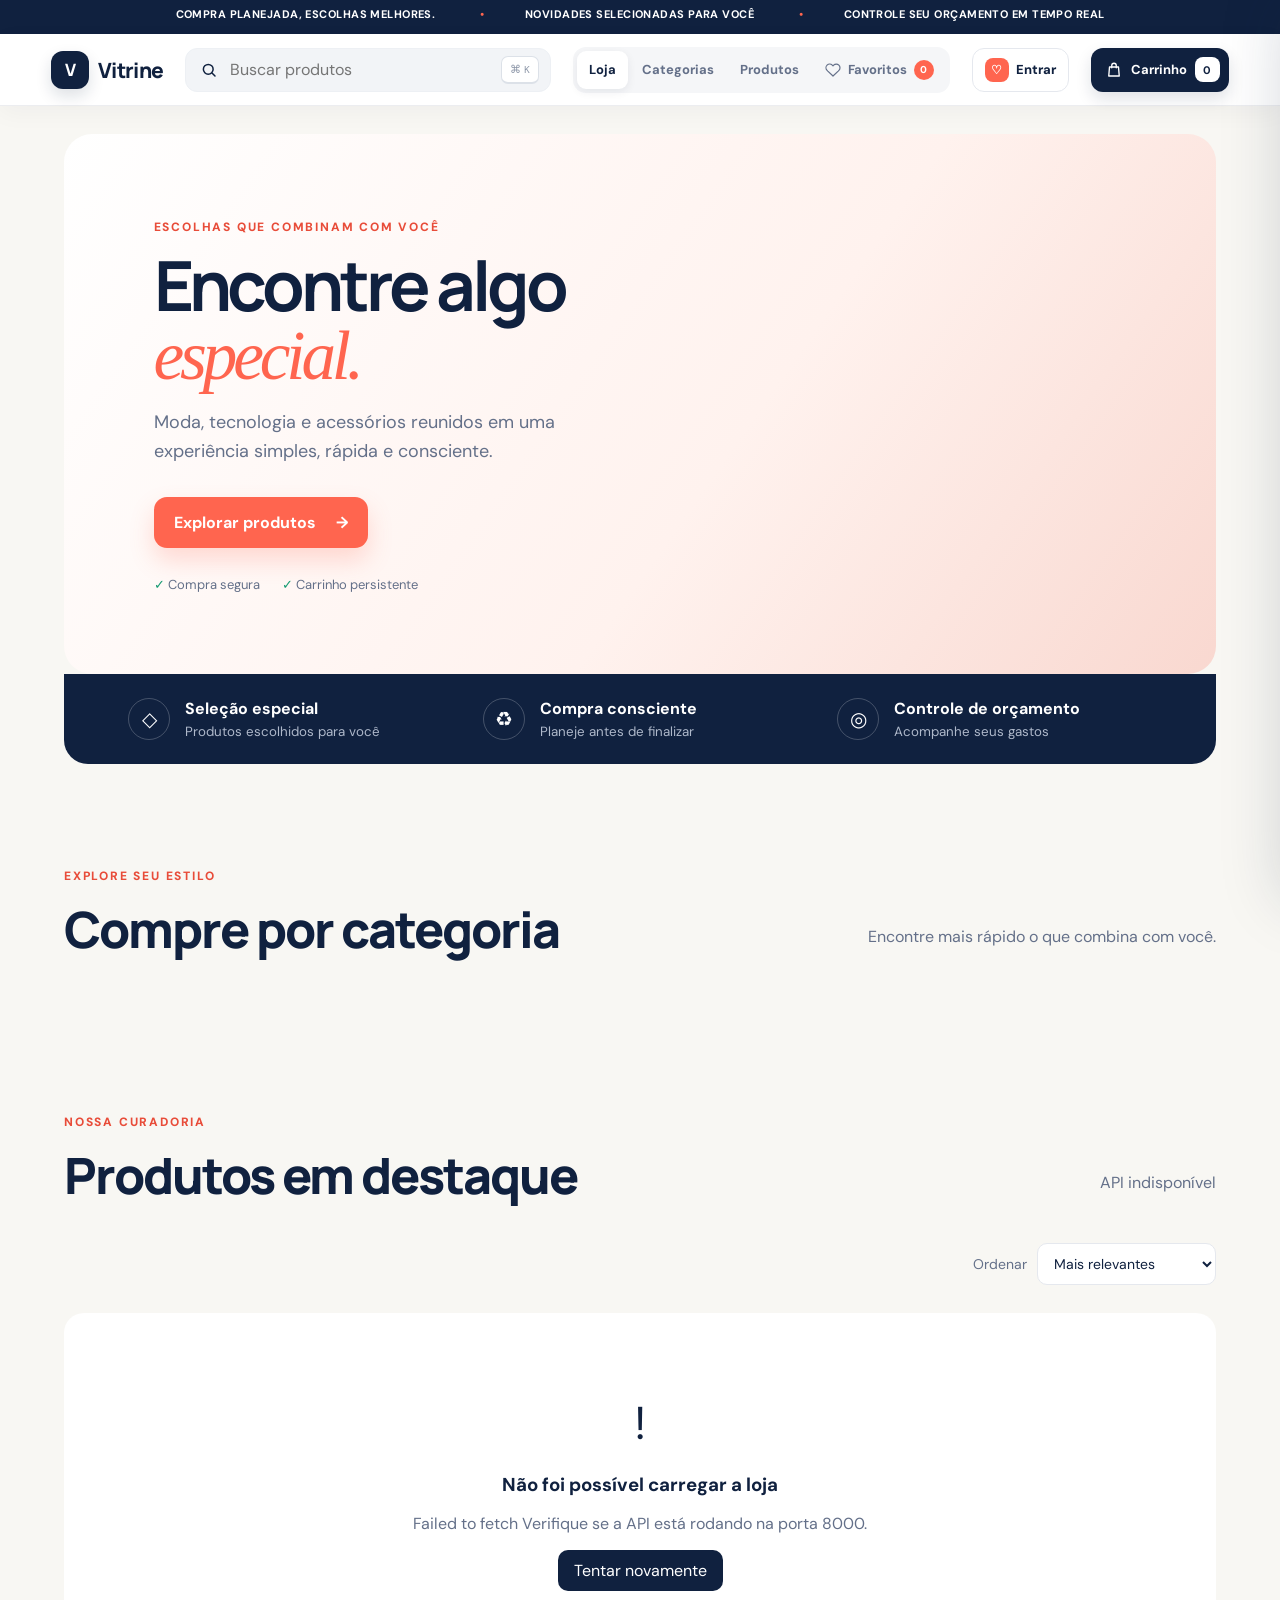
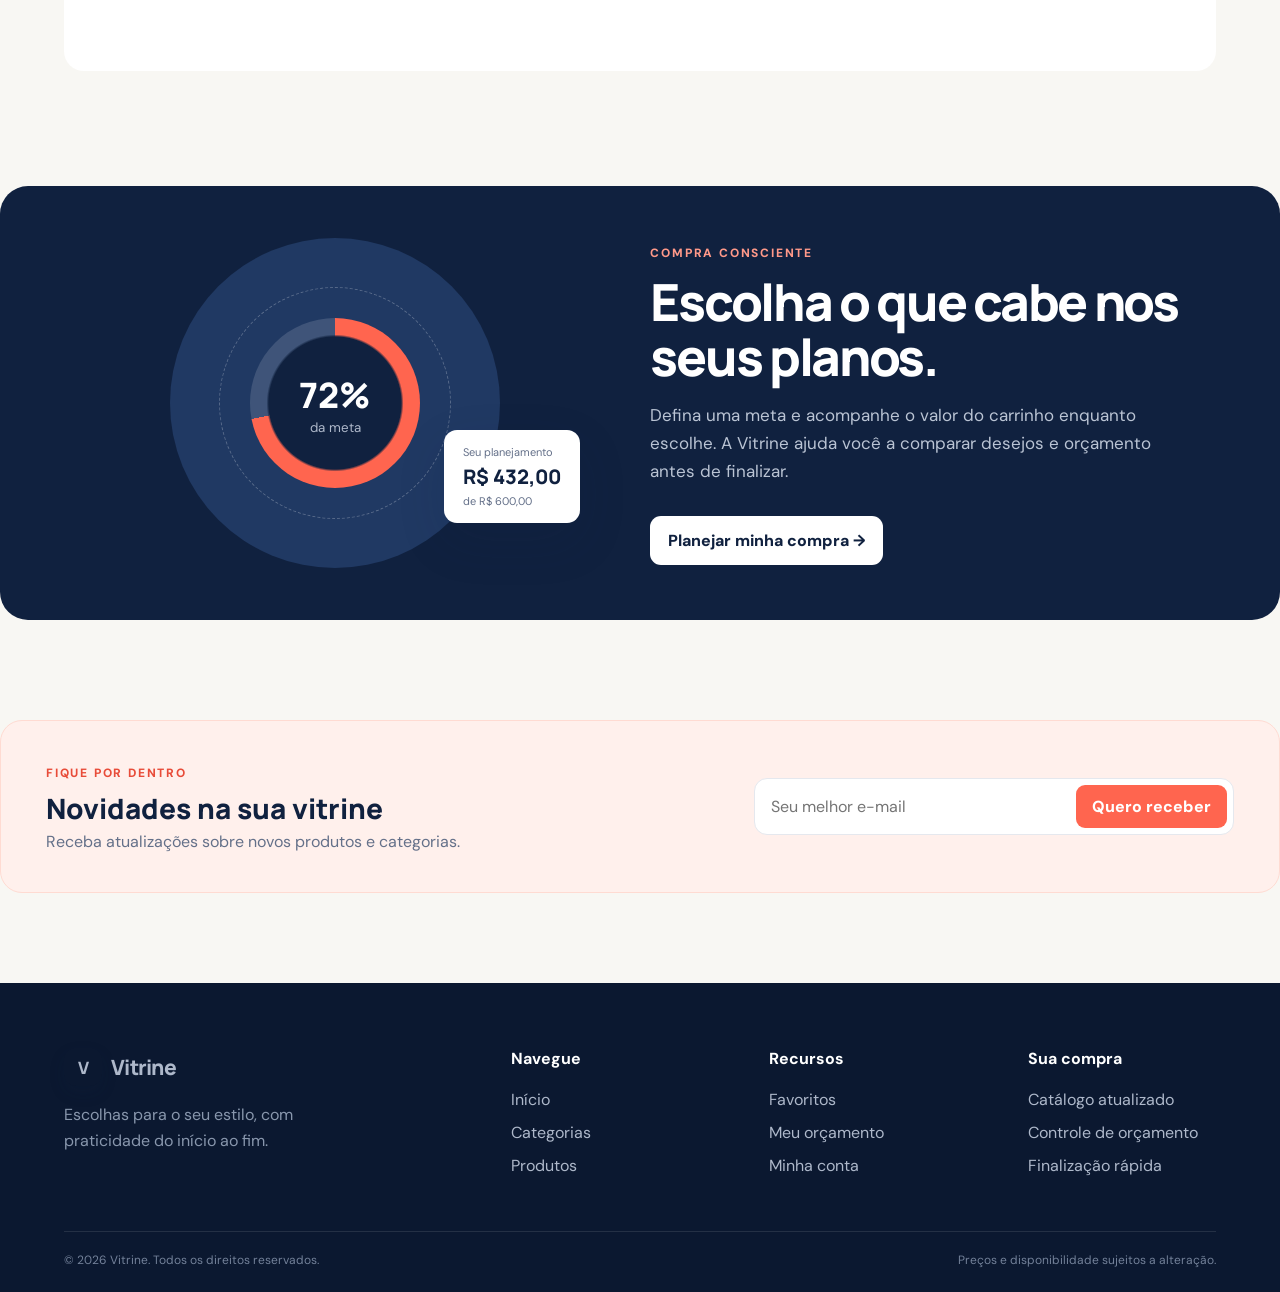
<file: index.html>
<!doctype html>
<html lang="pt-BR">
  <head>
    <meta charset="UTF-8" />
    <meta name="viewport" content="width=device-width, initial-scale=1.0" />
    <link rel="icon" href="favicon.svg" type="image/svg+xml" />
    <meta name="description" content="Vitrine: loja, planejamento de compras e gestão de catálogo" />
    <title>Vitrine — loja e gestão de catálogo</title>
    <link rel="preconnect" href="https://fonts.googleapis.com" />
    <link rel="preconnect" href="https://fonts.gstatic.com" crossorigin />
    <link href="https://fonts.googleapis.com/css2?family=DM+Sans:wght@400;500;600;700&family=Manrope:wght@700;800&display=swap" rel="stylesheet" />
    <link rel="stylesheet" href="styles.css" />
  </head>
  <body>
    <div class="announcement-bar"><span>Compra planejada, escolhas melhores.</span><span>Novidades selecionadas para você</span><span>Controle seu orçamento em tempo real</span></div>
    <header class="topbar">
      <a class="brand" href="#inicio" aria-label="Ir para o início">
        <span class="brand-mark">V</span>
        <span>Vitrine</span>
      </a>

      <label class="search" aria-label="Buscar produtos">
        <svg aria-hidden="true" viewBox="0 0 24 24"><circle cx="11" cy="11" r="6.5"></circle><path d="m16 16 4 4"></path></svg>
        <input id="searchInput" type="search" placeholder="Buscar produtos" autocomplete="off" />
        <kbd><span>⌘</span>K</kbd>
      </label>

      <nav class="nav-links" aria-label="Navegação principal">
        <a class="active" href="#inicio" data-store-link>Loja</a>
        <a href="#categorias">Categorias</a>
        <a href="#produtos">Produtos</a>
        <button class="nav-button" id="favoritesButton" type="button"><svg aria-hidden="true" viewBox="0 0 24 24"><path d="M20.8 4.7a5.5 5.5 0 0 0-7.8 0L12 5.8l-1.1-1.1a5.5 5.5 0 0 0-7.8 7.8l1.1 1.1L12 21l7.8-7.4 1.1-1.1a5.5 5.5 0 0 0-.1-7.8Z"></path></svg><span class="nav-button-label">Favoritos</span><strong id="favoriteCount">0</strong></button>
      </nav>

      <a class="account-button" id="accountButton" href="login.html" aria-label="Entrar na sua conta">
        <span class="account-icon">♡</span><span id="accountLabel">Entrar</span>
      </a>

      <button class="cart-button" id="openCart" type="button" aria-label="Abrir carrinho">
        <svg aria-hidden="true" viewBox="0 0 24 24"><path d="M6 8h12l1 12H5L6 8Z"></path><path d="M9 9V6a3 3 0 0 1 6 0v3"></path></svg>
        <span class="cart-label">Carrinho</span>
        <strong id="cartCount">0</strong>
      </button>
    </header>

    <main>
      <section class="hero" id="inicio" data-store-section>
        <div class="hero-copy">
          <span class="eyebrow">ESCOLHAS QUE COMBINAM COM VOCÊ</span>
          <h1>Encontre algo <em>especial.</em></h1>
          <p>Moda, tecnologia e acessórios reunidos em uma experiência simples, rápida e consciente.</p>
          <a class="primary-action" href="#produtos">Explorar produtos <span>→</span></a>
          <div class="hero-trust">
            <span>✓ Compra segura</span>
            <span>✓ Carrinho persistente</span>
          </div>
        </div>
        <div class="hero-carousel" aria-label="Ofertas em destaque">
          <div class="promo-track" id="promoTrack"></div>
          <div class="promo-controls">
            <button id="promoPrevious" type="button" aria-label="Oferta anterior">←</button>
            <div class="promo-dots" id="promoDots"></div>
            <button id="promoNext" type="button" aria-label="Próxima oferta">→</button>
          </div>
        </div>
      </section>

      <section class="benefits" aria-label="Benefícios" data-store-section>
        <article><span>◇</span><div><strong>Seleção especial</strong><small>Produtos escolhidos para você</small></div></article>
        <article><span>♻</span><div><strong>Compra consciente</strong><small>Planeje antes de finalizar</small></div></article>
        <article><span>◎</span><div><strong>Controle de orçamento</strong><small>Acompanhe seus gastos</small></div></article>
      </section>

      <section class="category-showcase" id="categorias" data-store-section>
        <div class="section-heading">
          <div><span class="eyebrow">EXPLORE SEU ESTILO</span><h2>Compre por categoria</h2></div>
          <p>Encontre mais rápido o que combina com você.</p>
        </div>
        <div class="category-showcase-grid" id="categoryShowcase"></div>
      </section>

      <section class="catalog" id="produtos" data-store-section>
        <div class="section-heading">
          <div>
            <span class="eyebrow">NOSSA CURADORIA</span>
            <h2>Produtos em destaque</h2>
          </div>
          <p id="resultCount">Carregando produtos...</p>
        </div>

        <div class="catalog-controls">
          <div class="category-tabs" id="categoryTabs" role="tablist" aria-label="Categorias"></div>
          <label class="sort-control">Ordenar
            <select id="sortSelect">
              <option value="featured">Mais relevantes</option>
              <option value="price-asc">Menor preço</option>
              <option value="price-desc">Maior preço</option>
              <option value="rating">Melhor avaliação</option>
            </select>
          </label>
        </div>

        <div class="product-grid" id="productGrid" aria-live="polite"></div>
        <div class="loading-state" id="loadingState"><span></span><p>Carregando o catálogo...</p></div>
        <div class="empty-state hidden" id="emptyState">
          <span>⌕</span>
          <h3>Nenhum produto encontrado</h3>
          <p>Tente buscar outro termo ou escolher uma categoria diferente.</p>
          <button type="button" id="clearFilters">Limpar filtros</button>
        </div>
      </section>

      <section class="admin hidden" id="adminPanel">
        <div class="admin-topbar">
          <div>
            <span class="eyebrow">GESTÃO DA LOJA</span>
            <h1>Painel administrativo</h1>
            <p>Gerencie o catálogo persistido pela API Vitrine.</p>
          </div>
          <div class="admin-actions">
            <button class="secondary-admin-button" id="syncProducts" type="button">↻ Sincronizar produtos</button>
            <button class="primary-admin-button" id="newProduct" type="button">＋ Novo produto</button>
            <button class="admin-exit" id="exitAdmin" type="button">Voltar à loja</button>
          </div>
        </div>

        <div class="metric-grid" id="metricGrid">
          <article><span>Produtos</span><strong id="metricTotal">—</strong><small>no catálogo</small></article>
          <article><span>Ativos</span><strong id="metricActive">—</strong><small>visíveis na loja</small></article>
          <article class="warning-metric"><span>Estoque baixo</span><strong id="metricLowStock">—</strong><small>5 unidades ou menos</small></article>
          <article><span>Preço médio</span><strong id="metricAverage">—</strong><small>em todo o catálogo</small></article>
        </div>

        <div class="admin-card">
          <div class="admin-card-header">
            <div><h2>Catálogo de produtos</h2><p id="adminCount">Carregando...</p></div>
            <label class="admin-search"><span>⌕</span><input id="adminSearch" type="search" placeholder="Buscar no catálogo" /></label>
          </div>
          <div class="table-wrap">
            <table class="product-table">
              <thead><tr><th>Produto</th><th>Origem</th><th>Preço</th><th>Estoque</th><th>Status</th><th><span class="sr-only">Ações</span></th></tr></thead>
              <tbody id="adminTable"></tbody>
            </table>
          </div>
          <div class="admin-empty hidden" id="adminEmpty"><p>Nenhum produto cadastrado.</p><button id="emptySync" type="button">Importar catálogo</button></div>
        </div>
      </section>

      <section class="budget-feature" data-store-section>
        <div class="budget-feature-visual" aria-hidden="true">
          <div class="budget-ring"><span>72%</span><small>da meta</small></div>
          <div class="budget-mini-card"><span>Seu planejamento</span><strong>R$ 432,00</strong><small>de R$ 600,00</small></div>
        </div>
        <div class="budget-feature-copy"><span class="eyebrow">COMPRA CONSCIENTE</span><h2>Escolha o que cabe nos seus planos.</h2><p>Defina uma meta e acompanhe o valor do carrinho enquanto escolhe. A Vitrine ajuda você a comparar desejos e orçamento antes de finalizar.</p><button id="budgetFeatureButton" type="button">Planejar minha compra <span>→</span></button></div>
      </section>

      <section class="newsletter" data-store-section>
        <div><span class="eyebrow">FIQUE POR DENTRO</span><h2>Novidades na sua vitrine</h2><p>Receba atualizações sobre novos produtos e categorias.</p></div>
        <form id="newsletterForm"><label class="sr-only" for="newsletterEmail">Seu e-mail</label><input id="newsletterEmail" type="email" placeholder="Seu melhor e-mail" required /><button type="submit">Quero receber</button></form>
      </section>
    </main>

    <footer class="site-footer" data-store-section>
      <div class="footer-main"><div class="footer-brand"><a class="brand" href="#inicio"><span class="brand-mark">V</span><span>Vitrine</span></a><p>Escolhas para o seu estilo, com praticidade do início ao fim.</p></div><div><strong>Navegue</strong><a href="#inicio">Início</a><a href="#categorias">Categorias</a><a href="#produtos">Produtos</a></div><div><strong>Recursos</strong><button id="footerFavorites" type="button">Favoritos</button><button id="footerBudget" type="button">Meu orçamento</button><a href="login.html">Minha conta</a></div><div><strong>Sua compra</strong><span>Catálogo atualizado</span><span>Controle de orçamento</span><span>Finalização rápida</span></div></div>
      <div class="footer-bottom"><span>© 2026 Vitrine. Todos os direitos reservados.</span><span>Preços e disponibilidade sujeitos a alteração.</span></div>
    </footer>

    <div class="overlay" id="overlay"></div>
    <aside class="cart-drawer" id="cartDrawer" aria-hidden="true" aria-label="Meu carrinho">
      <div class="drawer-header">
        <div><span class="eyebrow">SUA SELEÇÃO</span><h2>Meu carrinho</h2></div>
        <button id="closeCart" type="button" aria-label="Fechar carrinho">×</button>
      </div>
      <div class="cart-items" id="cartItems"></div>
      <div class="cart-empty" id="cartEmpty">
        <div>🛍</div><h3>Seu carrinho está vazio</h3><p>Adicione produtos para começar.</p>
      </div>
      <div class="cart-summary" id="cartSummary">
        <div class="budget-heading"><span>Resumo da compra</span><button id="editBudget" type="button">Editar meta</button></div>
        <div class="budget-row"><strong id="budgetPercent">0%</strong><span id="budgetStatus">da sua meta</span></div>
        <div class="progress"><span id="budgetProgress"></span></div>
        <small id="budgetCaption">Meta de R$ 600,00</small>
        <dl><div><dt>Subtotal</dt><dd id="subtotal">R$ 0,00</dd></div><div class="total"><dt>Total</dt><dd id="total">R$ 0,00</dd></div></dl>
        <button class="checkout-button" id="checkoutButton" type="button">Finalizar compra <span>→</span></button>
      </div>
    </aside>

    <dialog id="productDialog" class="product-dialog">
      <button class="dialog-close" id="closeDialog" type="button" aria-label="Fechar">×</button>
      <div id="dialogContent"></div>
    </dialog>

    <dialog id="budgetDialog" class="budget-dialog">
      <form method="dialog" id="budgetForm">
        <span class="eyebrow">PLANEJAMENTO</span>
        <h2>Defina sua meta de compra</h2>
        <p>Use um limite para acompanhar seu orçamento enquanto escolhe os produtos.</p>
        <label>Valor da meta
          <span class="money-input">R$ <input id="budgetInput" type="number" min="50" step="50" required /></span>
        </label>
        <div class="dialog-actions"><button value="cancel" class="secondary-button">Cancelar</button><button value="default" class="primary-button" id="saveBudget">Salvar meta</button></div>
      </form>
    </dialog>

    <dialog id="productFormDialog" class="form-dialog">
      <form id="productForm">
        <div class="form-dialog-header">
          <div><span class="eyebrow" id="formEyebrow">NOVO ITEM</span><h2 id="formTitle">Cadastrar produto</h2></div>
          <button class="dialog-close" id="closeProductForm" type="button" aria-label="Fechar">×</button>
        </div>
        <input type="hidden" id="productId" />
        <div class="form-grid">
          <label class="full-field">Nome do produto<input id="productTitle" name="title" required minlength="2" maxlength="160" /></label>
          <label>Categoria<input id="productCategory" name="category" required minlength="2" maxlength="80" /></label>
          <label>Preço (R$)<input id="productPrice" name="price" type="number" min="0.01" step="0.01" required /></label>
          <label>Estoque<input id="productStock" name="stock" type="number" min="0" step="1" required /></label>
          <label>Produto ativo<select id="productActive" name="active"><option value="true">Sim</option><option value="false">Não</option></select></label>
          <label class="full-field">URL da imagem<input id="productImage" name="image" type="url" required /></label>
          <label class="full-field">Descrição<textarea id="productDescription" name="description" rows="4" required minlength="2" maxlength="1200"></textarea></label>
        </div>
        <div class="form-error hidden" id="formError"></div>
        <div class="dialog-actions"><button class="secondary-button" id="cancelProductForm" type="button">Cancelar</button><button class="primary-button" id="saveProduct" type="submit">Salvar produto</button></div>
      </form>
    </dialog>

    <dialog id="deleteDialog" class="confirm-dialog">
      <form method="dialog">
        <div class="danger-icon">!</div>
        <h2>Excluir produto?</h2>
        <p>Esta ação remove o produto do banco de dados e não poderá ser desfeita.</p>
        <div class="dialog-actions"><button value="cancel" class="secondary-button">Cancelar</button><button value="default" class="danger-button" id="confirmDelete">Excluir produto</button></div>
      </form>
    </dialog>

    <div class="toast" id="toast" role="status" aria-live="polite"></div>
    <script src="config.js"></script>
    <script src="app.js"></script>
  </body>
</html>
</file>
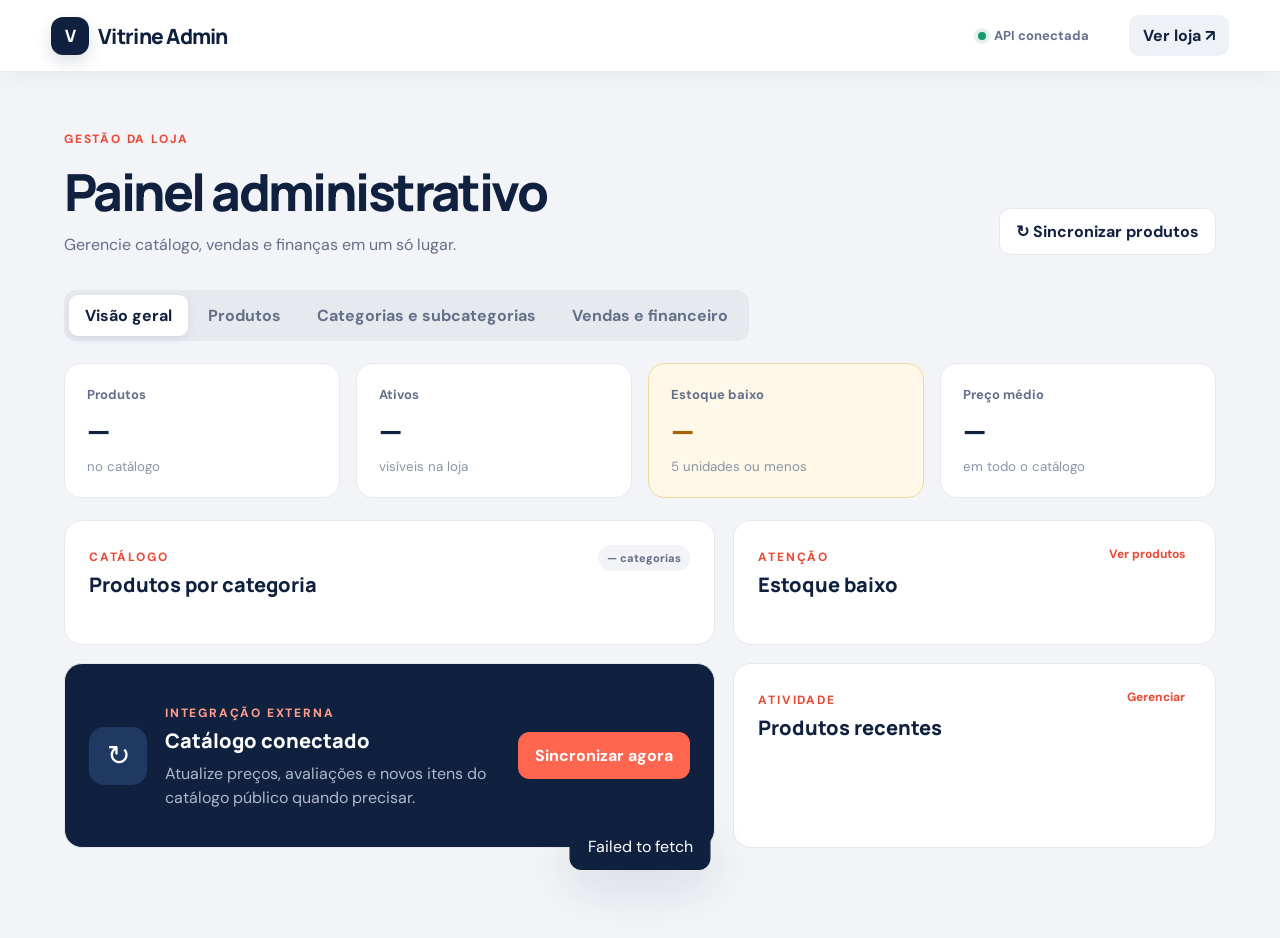
<file: admin.html>
<!doctype html>
<html lang="pt-BR">
  <head>
    <meta charset="UTF-8" />
    <meta name="viewport" content="width=device-width, initial-scale=1.0" />
    <link rel="icon" href="favicon.svg" type="image/svg+xml" />
    <meta name="description" content="Painel administrativo da Vitrine" />
    <title>Vitrine — painel administrativo</title>
    <link rel="preconnect" href="https://fonts.googleapis.com" />
    <link rel="preconnect" href="https://fonts.gstatic.com" crossorigin />
    <link href="https://fonts.googleapis.com/css2?family=DM+Sans:wght@400;500;600;700&family=Manrope:wght@700;800&display=swap" rel="stylesheet" />
    <link rel="stylesheet" href="styles.css" />
  </head>
  <body class="admin-body">
    <header class="topbar admin-header">
      <a class="brand" href="admin.html" aria-label="Painel Vitrine"><span class="brand-mark">V</span><span>Vitrine Admin</span></a>
      <div class="admin-header-label"><span class="status-dot"></span> API conectada</div>
      <a class="store-link" href="index.html">Ver loja <span>↗</span></a>
    </header>

    <main class="admin admin-standalone">
      <div class="admin-topbar">
        <div><span class="eyebrow">GESTÃO DA LOJA</span><h1>Painel administrativo</h1><p>Gerencie catálogo, vendas e finanças em um só lugar.</p></div>
        <div class="admin-actions">
          <button class="secondary-admin-button" id="syncProducts" type="button">↻ Sincronizar produtos</button>
          <button class="primary-admin-button hidden" id="newProduct" type="button">＋ Novo produto</button>
        </div>
      </div>

      <nav class="admin-tabs" aria-label="Áreas administrativas">
        <button class="active" type="button" data-admin-tab="dashboard">Visão geral</button>
        <button type="button" data-admin-tab="products">Produtos</button>
        <button type="button" data-admin-tab="categories">Categorias e subcategorias</button>
        <button type="button" data-admin-tab="finance">Vendas e financeiro</button>
      </nav>

      <section id="dashboardView">
        <div class="metric-grid">
          <article><span>Produtos</span><strong id="metricTotal">—</strong><small>no catálogo</small></article>
          <article><span>Ativos</span><strong id="metricActive">—</strong><small>visíveis na loja</small></article>
          <article class="warning-metric"><span>Estoque baixo</span><strong id="metricLowStock">—</strong><small>5 unidades ou menos</small></article>
          <article><span>Preço médio</span><strong id="metricAverage">—</strong><small>em todo o catálogo</small></article>
        </div>

        <div class="dashboard-grid">
          <article class="admin-card dashboard-card category-overview-card">
            <div class="dashboard-card-title"><div><span class="eyebrow">CATÁLOGO</span><h2>Produtos por categoria</h2></div><span class="dashboard-chip" id="dashboardCategoryTotal">— categorias</span></div>
            <div class="category-chart" id="categoryChart"></div>
          </article>

          <article class="admin-card dashboard-card">
            <div class="dashboard-card-title"><div><span class="eyebrow">ATENÇÃO</span><h2>Estoque baixo</h2></div><button class="text-action" type="button" data-go-products>Ver produtos</button></div>
            <div class="stock-alert-list" id="stockAlertList"></div>
          </article>

          <article class="admin-card dashboard-card integration-card">
            <div class="integration-symbol">↻</div>
            <div><span class="eyebrow">INTEGRAÇÃO EXTERNA</span><h2>Catálogo conectado</h2><p>Atualize preços, avaliações e novos itens do catálogo público quando precisar.</p></div>
            <button class="primary-admin-button" id="dashboardSync" type="button">Sincronizar agora</button>
          </article>

          <article class="admin-card dashboard-card">
            <div class="dashboard-card-title"><div><span class="eyebrow">ATIVIDADE</span><h2>Produtos recentes</h2></div><button class="text-action" type="button" data-go-products>Gerenciar</button></div>
            <div class="recent-products" id="recentProducts"></div>
          </article>
        </div>
      </section>

      <section class="hidden" id="productsView">

        <div class="admin-card">
          <div class="admin-card-header">
            <div><h2>Catálogo de produtos</h2><p id="adminCount">Carregando...</p></div>
            <label class="admin-search"><span>⌕</span><input id="adminSearch" type="search" placeholder="Buscar no catálogo" /></label>
          </div>
          <div class="table-wrap">
            <table class="product-table">
              <thead><tr><th>Produto</th><th>Classificação</th><th>Origem</th><th>Preço</th><th>Estoque</th><th>Status</th><th><span class="sr-only">Ações</span></th></tr></thead>
              <tbody id="adminTable"></tbody>
            </table>
          </div>
          <div class="admin-empty hidden" id="adminEmpty"><p>Nenhum produto cadastrado.</p><button id="emptySync" type="button">Importar catálogo</button></div>
        </div>
      </section>

      <section class="hidden" id="categoriesView">
        <div class="taxonomy-grid">
          <article class="admin-card taxonomy-card">
            <div class="admin-card-header">
              <div><h2>Categorias</h2><p id="categoryCount">0 categorias</p></div>
              <button class="small-primary-button" id="newCategory" type="button">＋ Nova categoria</button>
            </div>
            <div class="taxonomy-list" id="categoryList"></div>
          </article>

          <article class="admin-card taxonomy-card">
            <div class="admin-card-header taxonomy-header">
              <div><h2>Subcategorias</h2><p id="subcategoryCount">0 subcategorias</p></div>
              <button class="small-primary-button" id="newSubcategory" type="button">＋ Nova subcategoria</button>
            </div>
            <label class="taxonomy-filter">Filtrar por categoria<select id="subcategoryFilter"><option value="">Todas as categorias</option></select></label>
            <div class="taxonomy-list" id="subcategoryList"></div>
          </article>
        </div>
      </section>

      <section class="hidden" id="financeView">
        <div class="finance-toolbar">
          <div><span class="eyebrow">DESEMPENHO</span><h2>Relatório de vendas</h2><p>Acompanhe receitas, despesas e resultados da loja.</p></div>
          <div class="finance-toolbar-actions">
            <label>Período<select id="reportPeriod"><option value="7">Últimos 7 dias</option><option value="30" selected>Últimos 30 dias</option><option value="90">Últimos 90 dias</option><option value="365">Último ano</option></select></label>
            <button class="primary-admin-button" id="newExpense" type="button">＋ Nova despesa</button>
          </div>
        </div>

        <div class="finance-metrics">
          <article class="revenue"><span>Faturamento</span><strong id="financeRevenue">R$ 0,00</strong><small id="financeOrders">0 pedidos</small></article>
          <article class="expense"><span>Despesas</span><strong id="financeExpenses">R$ 0,00</strong><small>custos registrados</small></article>
          <article class="balance"><span>Saldo líquido</span><strong id="financeBalance">R$ 0,00</strong><small>receitas menos despesas</small></article>
          <article><span>Ticket médio</span><strong id="financeTicket">R$ 0,00</strong><small id="financeItems">0 itens vendidos</small></article>
        </div>

        <div class="finance-grid">
          <article class="admin-card finance-card sales-chart-card">
            <div class="dashboard-card-title"><div><span class="eyebrow">EVOLUÇÃO</span><h2>Vendas por dia</h2></div><span class="dashboard-chip" id="salesPeriodLabel">30 dias</span></div>
            <div class="sales-chart" id="salesChart"></div>
          </article>
          <article class="admin-card finance-card">
            <div class="dashboard-card-title"><div><span class="eyebrow">PAGAMENTOS</span><h2>Formas de pagamento</h2></div></div>
            <div class="payment-breakdown" id="paymentBreakdown"></div>
          </article>
          <article class="admin-card finance-card">
            <div class="dashboard-card-title"><div><span class="eyebrow">DESTAQUES</span><h2>Produtos mais vendidos</h2></div></div>
            <div class="top-products" id="topProducts"></div>
          </article>
          <article class="admin-card finance-card expense-card">
            <div class="dashboard-card-title"><div><span class="eyebrow">SAÍDAS</span><h2>Despesas registradas</h2></div><button class="text-action" id="expenseShortcut" type="button">Adicionar</button></div>
            <div class="expense-list" id="expenseList"></div>
          </article>
        </div>

        <article class="admin-card orders-card">
          <div class="admin-card-header"><div><h2>Pedidos recentes</h2><p>Últimas vendas confirmadas no checkout</p></div></div>
          <div class="table-wrap"><table class="product-table"><thead><tr><th>Pedido</th><th>Cliente</th><th>Data</th><th>Pagamento</th><th>Status</th><th>Total</th></tr></thead><tbody id="recentOrdersTable"></tbody></table></div>
          <div class="admin-empty hidden" id="ordersEmpty"><p>Nenhuma venda registrada neste período.</p></div>
        </article>
      </section>
    </main>

    <dialog id="productFormDialog" class="form-dialog">
      <form id="productForm">
        <div class="form-dialog-header"><div><span class="eyebrow" id="formEyebrow">NOVO ITEM</span><h2 id="formTitle">Cadastrar produto</h2></div><button class="dialog-close" data-close="productFormDialog" type="button" aria-label="Fechar">×</button></div>
        <input type="hidden" id="productId" />
        <div class="form-grid">
          <label class="full-field">Nome do produto<input id="productTitle" required minlength="2" maxlength="160" /></label>
          <label>Categoria<select id="productCategory" required></select></label>
          <label>Subcategoria<select id="productSubcategory"><option value="">Sem subcategoria</option></select></label>
          <label>Preço (R$)<input id="productPrice" type="number" min="0.01" step="0.01" required /></label>
          <label>Estoque<input id="productStock" type="number" min="0" step="1" required /></label>
          <label>Produto ativo<select id="productActive"><option value="true">Sim</option><option value="false">Não</option></select></label>
          <label class="full-field">URL da imagem<input id="productImage" type="url" required /></label>
          <label class="full-field">Descrição<textarea id="productDescription" rows="4" required minlength="2" maxlength="1200"></textarea></label>
        </div>
        <div class="form-error hidden" id="formError"></div>
        <div class="dialog-actions"><button class="secondary-button" data-close="productFormDialog" type="button">Cancelar</button><button class="primary-button" id="saveProduct" type="submit">Salvar produto</button></div>
      </form>
    </dialog>

    <dialog id="categoryDialog" class="small-form-dialog">
      <form id="categoryForm">
        <div class="form-dialog-header"><div><span class="eyebrow">CLASSIFICAÇÃO</span><h2 id="categoryFormTitle">Nova categoria</h2></div><button class="dialog-close" data-close="categoryDialog" type="button">×</button></div>
        <input type="hidden" id="categoryId" />
        <label class="standalone-field">Nome da categoria<input id="categoryName" required minlength="2" maxlength="80" placeholder="Ex.: Eletrônicos" /></label>
        <div class="form-error hidden" id="categoryError"></div>
        <div class="dialog-actions"><button class="secondary-button" data-close="categoryDialog" type="button">Cancelar</button><button class="primary-button" type="submit">Salvar categoria</button></div>
      </form>
    </dialog>

    <dialog id="subcategoryDialog" class="small-form-dialog">
      <form id="subcategoryForm">
        <div class="form-dialog-header"><div><span class="eyebrow">CLASSIFICAÇÃO</span><h2 id="subcategoryFormTitle">Nova subcategoria</h2></div><button class="dialog-close" data-close="subcategoryDialog" type="button">×</button></div>
        <input type="hidden" id="subcategoryId" />
        <label class="standalone-field">Categoria principal<select id="subcategoryCategory" required></select></label>
        <label class="standalone-field">Nome da subcategoria<input id="subcategoryName" required minlength="2" maxlength="80" placeholder="Ex.: Smartphones" /></label>
        <div class="form-error hidden" id="subcategoryError"></div>
        <div class="dialog-actions"><button class="secondary-button" data-close="subcategoryDialog" type="button">Cancelar</button><button class="primary-button" type="submit">Salvar subcategoria</button></div>
      </form>
    </dialog>

    <dialog id="expenseDialog" class="small-form-dialog">
      <form id="expenseForm">
        <div class="form-dialog-header"><div><span class="eyebrow">CONTROLE FINANCEIRO</span><h2>Registrar despesa</h2></div><button class="dialog-close" data-close="expenseDialog" type="button" aria-label="Fechar">×</button></div>
        <label class="standalone-field">Descrição<input id="expenseDescription" required minlength="2" maxlength="160" placeholder="Ex.: Embalagens do mês" /></label>
        <label class="standalone-field">Categoria<select id="expenseCategory" required><option value="Operacional">Operacional</option><option value="Marketing">Marketing</option><option value="Logística">Logística</option><option value="Tecnologia">Tecnologia</option><option value="Impostos">Impostos</option><option value="Outros">Outros</option></select></label>
        <label class="standalone-field">Valor (R$)<input id="expenseAmount" type="number" min="0.01" step="0.01" required /></label>
        <label class="standalone-field">Data<input id="expenseDate" type="date" required /></label>
        <div class="form-error hidden" id="expenseError"></div>
        <div class="dialog-actions"><button class="secondary-button" data-close="expenseDialog" type="button">Cancelar</button><button class="primary-button" type="submit">Salvar despesa</button></div>
      </form>
    </dialog>

    <dialog id="deleteDialog" class="confirm-dialog">
      <form method="dialog"><div class="danger-icon">!</div><h2 id="deleteTitle">Excluir item?</h2><p id="deleteMessage">Esta ação não poderá ser desfeita.</p><div class="dialog-actions"><button value="cancel" class="secondary-button">Cancelar</button><button value="default" class="danger-button" id="confirmDelete">Excluir</button></div></form>
    </dialog>

    <div class="toast" id="toast" role="status" aria-live="polite"></div>
    <script src="config.js"></script>
    <script src="admin.js"></script>
  </body>
</html>
</file>
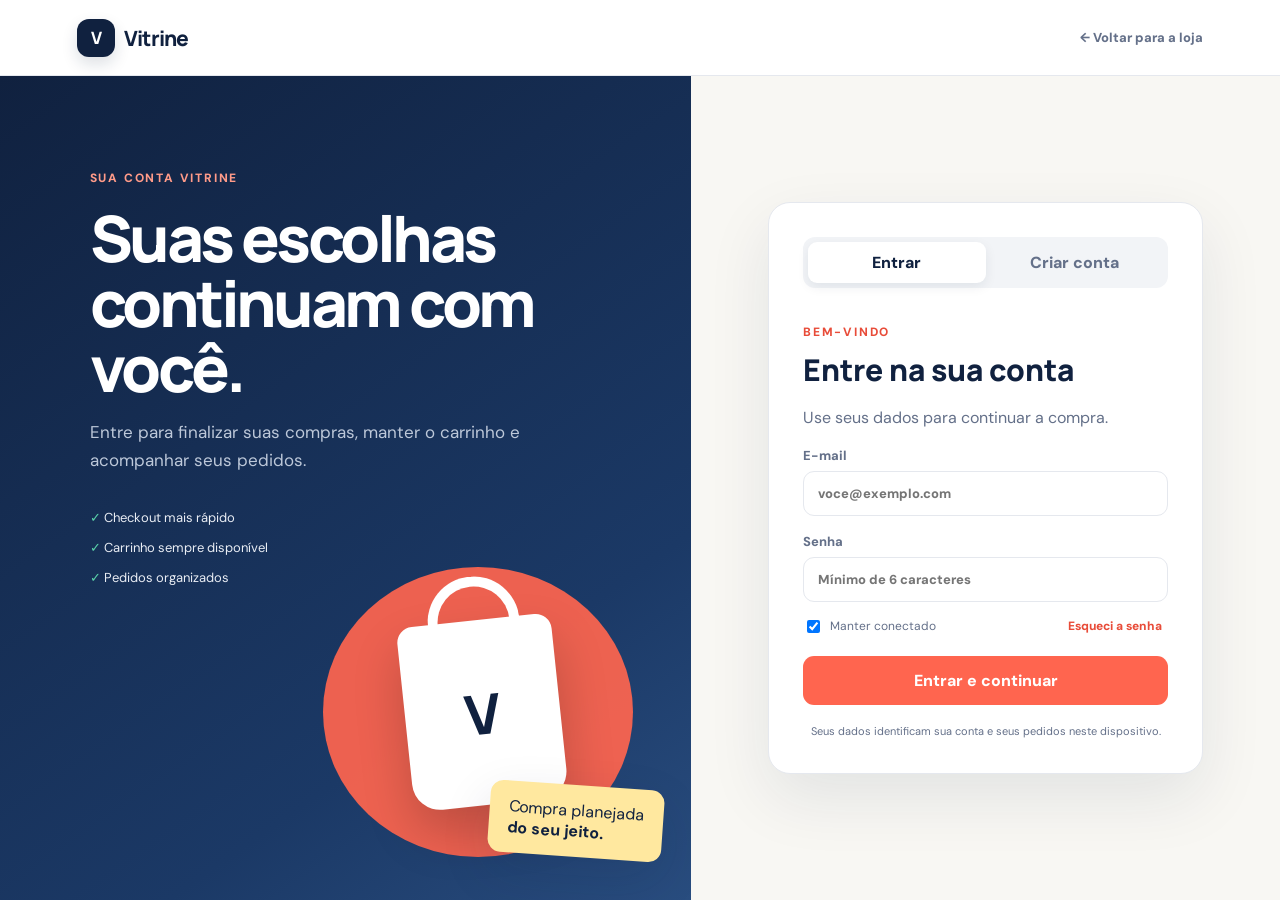
<file: checkout.html>
<!doctype html>
<html lang="pt-BR">
  <head>
    <meta charset="UTF-8" />
    <meta name="viewport" content="width=device-width, initial-scale=1.0" />
    <link rel="icon" href="favicon.svg" type="image/svg+xml" />
    <meta name="description" content="Finalize sua compra na Vitrine" />
    <title>Vitrine — finalizar compra</title>
    <link rel="preconnect" href="https://fonts.googleapis.com" />
    <link rel="preconnect" href="https://fonts.gstatic.com" crossorigin />
    <link href="https://fonts.googleapis.com/css2?family=DM+Sans:wght@400;500;600;700&family=Manrope:wght@700;800&display=swap" rel="stylesheet" />
    <link rel="stylesheet" href="styles.css" />
  </head>
  <body class="checkout-body">
    <header class="simple-header checkout-header">
      <a class="brand" href="index.html"><span class="brand-mark">V</span><span>Vitrine</span></a>
      <div class="checkout-secure">● Ambiente seguro</div>
      <a class="back-store" href="index.html">← Voltar ao carrinho</a>
    </header>

    <main class="checkout-main">
      <div class="checkout-steps" aria-label="Etapas da compra"><span class="active"><b>1</b> Identificação</span><i></i><span class="active"><b>2</b> Entrega</span><i></i><span class="active"><b>3</b> Pagamento</span></div>

      <div class="checkout-empty hidden" id="checkoutEmpty"><div>🛍</div><h1>Seu carrinho está vazio</h1><p>Escolha seus produtos antes de finalizar.</p><a class="primary-auth-button" href="index.html#produtos">Explorar produtos</a></div>

      <div class="checkout-grid" id="checkoutContent">
        <section class="checkout-forms">
          <article class="checkout-card customer-card"><div class="checkout-card-number">✓</div><div><span class="eyebrow">IDENTIFICAÇÃO</span><h2 id="customerName">Cliente</h2><p id="customerEmail"></p></div><a href="login.html?next=checkout.html">Trocar</a></article>

          <form id="checkoutForm">
            <article class="checkout-card">
              <div class="checkout-card-title"><span class="checkout-card-number">2</span><div><span class="eyebrow">ENTREGA</span><h2>Onde você quer receber?</h2></div></div>
              <div class="checkout-form-grid">
                <label>CEP<input id="postalCode" inputmode="numeric" maxlength="9" placeholder="00000-000" required /></label>
                <label class="wide-field">Endereço<input id="address" autocomplete="street-address" placeholder="Rua, avenida..." required /></label>
                <label>Número<input id="addressNumber" inputmode="numeric" required /></label>
                <label>Complemento<input id="addressExtra" placeholder="Opcional" /></label>
                <label>Bairro<input id="district" required /></label>
                <label>Cidade<input id="city" required /></label>
                <label>Estado<select id="stateField" required><option value="">Selecione</option><option>SP</option><option>RJ</option><option>MG</option><option>RS</option><option>PR</option><option>SC</option><option>BA</option><option>PE</option><option>CE</option><option>DF</option><option>GO</option><option>ES</option><option>Outro</option></select></label>
              </div>
              <label class="shipping-option"><input type="radio" checked /><span><strong>Entrega padrão</strong><small>Receba em até 7 dias úteis</small></span><b>Grátis</b></label>
            </article>

            <article class="checkout-card">
              <div class="checkout-card-title"><span class="checkout-card-number">3</span><div><span class="eyebrow">PAGAMENTO</span><h2>Como você prefere pagar?</h2></div></div>
              <div class="payment-options">
                <label class="payment-option active"><input type="radio" name="payment" value="card" checked /><span>▣</span><strong>Cartão</strong><small>Até 6x sem juros</small></label>
                <label class="payment-option"><input type="radio" name="payment" value="pix" /><span>◆</span><strong>Pix</strong><small>Aprovação imediata</small></label>
                <label class="payment-option"><input type="radio" name="payment" value="boleto" /><span>▤</span><strong>Boleto</strong><small>Vencimento em 2 dias</small></label>
              </div>
              <div class="card-fields" id="cardFields">
                <label class="wide-field">Número do cartão<input id="cardNumber" inputmode="numeric" maxlength="19" placeholder="0000 0000 0000 0000" required /></label>
                <label class="wide-field">Nome impresso no cartão<input id="cardName" autocomplete="cc-name" placeholder="NOME COMPLETO" required /></label>
                <label>Validade<input id="cardExpiry" inputmode="numeric" maxlength="5" placeholder="MM/AA" required /></label>
                <label>CVV<input id="cardCvv" inputmode="numeric" maxlength="3" placeholder="000" required /></label>
                <label>Parcelas<select id="installments"><option>1x sem juros</option><option>2x sem juros</option><option>3x sem juros</option><option>4x sem juros</option><option>5x sem juros</option><option>6x sem juros</option></select></label>
              </div>
            </article>
          </form>
        </section>

        <aside class="order-summary checkout-card">
          <div class="order-summary-title"><div><span class="eyebrow">SEU PEDIDO</span><h2>Resumo da compra</h2></div><a href="index.html">Editar</a></div>
          <div class="checkout-items" id="checkoutItems"></div>
          <dl><div><dt>Subtotal</dt><dd id="checkoutSubtotal">—</dd></div><div><dt>Entrega</dt><dd class="free-shipping">Grátis</dd></div><div class="checkout-total"><dt>Total</dt><dd id="checkoutTotal">—</dd></div></dl>
          <div class="form-error hidden" id="checkoutError"></div>
          <button class="finish-order-button" id="finishOrder" type="submit" form="checkoutForm">Confirmar pedido <span>→</span></button>
          <p class="order-safe">✓ Revise seus dados antes de confirmar o pedido</p>
        </aside>
      </div>

      <section class="order-success hidden" id="orderSuccess"><div class="success-icon">✓</div><span class="eyebrow">PEDIDO CONFIRMADO</span><h1>Compra finalizada!</h1><p>Seu pedido <strong id="orderNumber"></strong> foi registrado nesta demonstração.</p><div class="success-delivery"><span>Entrega estimada</span><strong>até 7 dias úteis</strong></div><a class="primary-auth-button" href="index.html">Voltar para a loja</a></section>
    </main>
    <script src="config.js"></script>
    <script src="checkout.js"></script>
  </body>
</html>
</file>
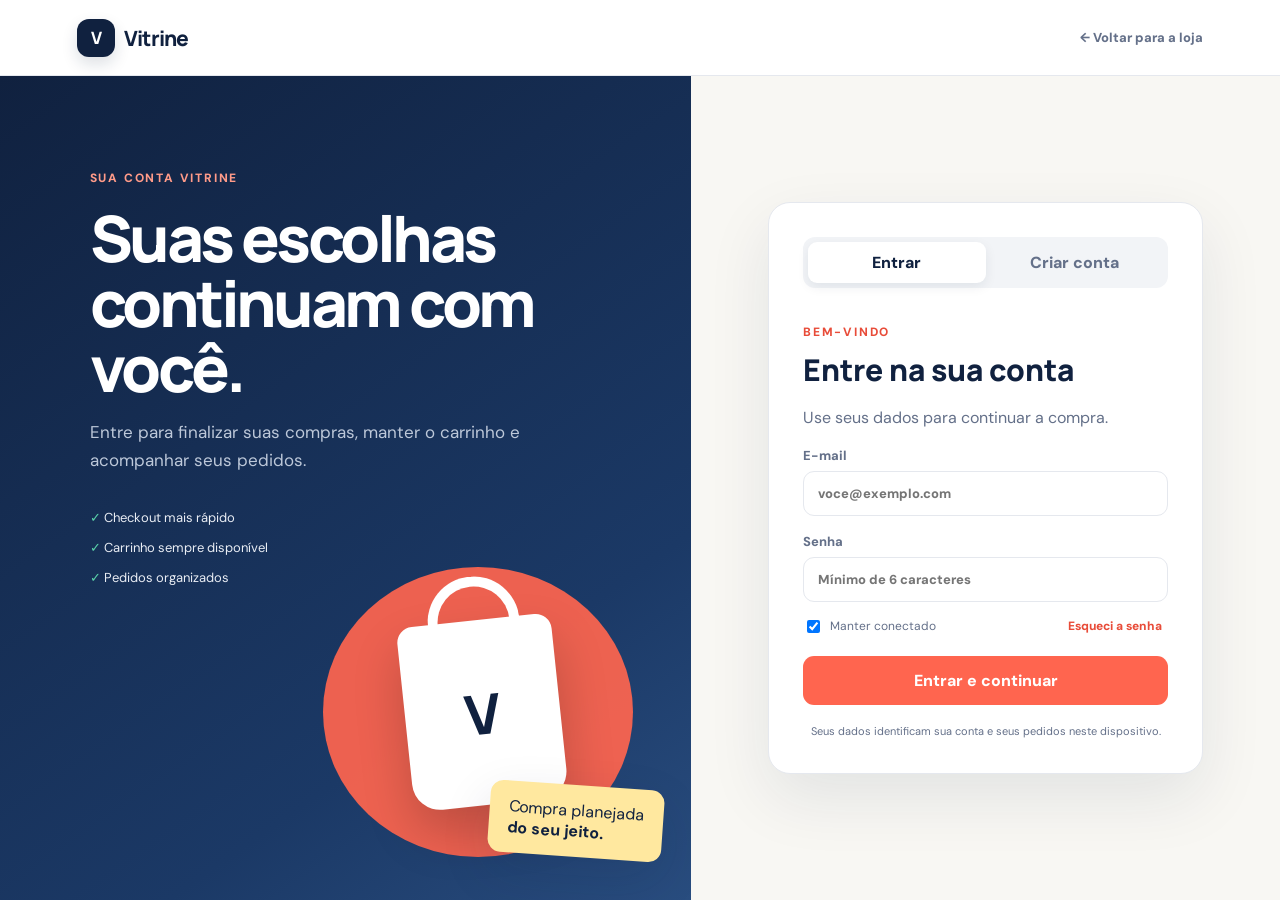
<file: login.html>
<!doctype html>
<html lang="pt-BR">
  <head>
    <meta charset="UTF-8" />
    <meta name="viewport" content="width=device-width, initial-scale=1.0" />
    <link rel="icon" href="favicon.svg" type="image/svg+xml" />
    <meta name="description" content="Acesse sua conta na Vitrine" />
    <title>Vitrine — minha conta</title>
    <link rel="preconnect" href="https://fonts.googleapis.com" />
    <link rel="preconnect" href="https://fonts.gstatic.com" crossorigin />
    <link href="https://fonts.googleapis.com/css2?family=DM+Sans:wght@400;500;600;700&family=Manrope:wght@700;800&display=swap" rel="stylesheet" />
    <link rel="stylesheet" href="styles.css" />
  </head>
  <body class="auth-body">
    <header class="simple-header">
      <a class="brand" href="index.html"><span class="brand-mark">V</span><span>Vitrine</span></a>
      <a class="back-store" href="index.html">← Voltar para a loja</a>
    </header>

    <main class="auth-layout">
      <section class="auth-showcase">
        <span class="eyebrow">SUA CONTA VITRINE</span>
        <h1>Suas escolhas continuam com você.</h1>
        <p>Entre para finalizar suas compras, manter o carrinho e acompanhar seus pedidos.</p>
        <div class="auth-benefits"><span>✓ Checkout mais rápido</span><span>✓ Carrinho sempre disponível</span><span>✓ Pedidos organizados</span></div>
        <div class="auth-visual"><div class="auth-orb"></div><div class="auth-bag"><span>V</span></div><div class="auth-ticket">Compra planejada<br><strong>do seu jeito.</strong></div></div>
      </section>

      <section class="auth-panel">
        <div class="auth-card">
          <div id="loggedArea" class="logged-area hidden">
            <span class="account-avatar" id="loggedAvatar">V</span>
            <span class="eyebrow">CONTA ATIVA</span>
            <h2 id="loggedName">Olá!</h2>
            <p id="loggedEmail"></p>
            <a class="primary-auth-button" id="continueButton" href="index.html">Continuar comprando</a>
            <button class="secondary-auth-button" id="logoutButton" type="button">Sair desta conta</button>
          </div>

          <div id="authArea">
            <div class="auth-tabs" role="tablist" aria-label="Acesso à conta">
              <button class="active" type="button" data-auth-mode="login">Entrar</button>
              <button type="button" data-auth-mode="register">Criar conta</button>
            </div>
            <div class="auth-heading"><span class="eyebrow">BEM-VINDO</span><h2 id="authTitle">Entre na sua conta</h2><p id="authDescription">Use seus dados para continuar a compra.</p></div>
            <form id="authForm">
              <label class="auth-field hidden" id="nameField">Nome completo<input id="authName" type="text" minlength="3" autocomplete="name" placeholder="Como podemos chamar você?" /></label>
              <label class="auth-field">E-mail<input id="authEmail" type="email" required autocomplete="email" placeholder="voce@exemplo.com" /></label>
              <label class="auth-field">Senha<input id="authPassword" type="password" required minlength="6" autocomplete="current-password" placeholder="Mínimo de 6 caracteres" /></label>
              <div class="auth-form-row"><label class="remember"><input type="checkbox" checked /> Manter conectado</label><button type="button" id="forgotPassword">Esqueci a senha</button></div>
              <div class="form-error hidden" id="authError"></div>
              <button class="primary-auth-button" id="authSubmit" type="submit">Entrar e continuar</button>
            </form>
            <p class="auth-note">Seus dados identificam sua conta e seus pedidos neste dispositivo.</p>
          </div>
        </div>
      </section>
    </main>
    <div class="toast" id="toast" role="status" aria-live="polite"></div>
    <script src="login.js"></script>
  </body>
</html>
</file>
<file: styles.css>
:root {
  --ink: #10213f;
  --muted: #647089;
  --paper: #f8f7f3;
  --white: #ffffff;
  --line: #e5e8ee;
  --accent: #ff654f;
  --accent-dark: #e84c39;
  --green: #159b72;
  --soft-coral: #fff0ec;
  --shadow: 0 18px 50px rgba(16, 33, 63, 0.12);
}

* { box-sizing: border-box; }
html { scroll-behavior: smooth; }
body { margin: 0; background: var(--paper); color: var(--ink); font-family: "DM Sans", sans-serif; }
button, input, select { font: inherit; }
button, a { -webkit-tap-highlight-color: transparent; }
button { color: inherit; }

.announcement-bar { min-height: 34px; padding: 7px 5vw; display: flex; justify-content: center; gap: clamp(28px, 7vw, 100px); color: white; background: var(--ink); font-size: 11px; font-weight: 700; letter-spacing: .04em; text-transform: uppercase; }
.announcement-bar span { position: relative; }
.announcement-bar span + span::before { content: "•"; position: absolute; left: calc(clamp(28px, 7vw, 100px) / -2); color: var(--accent); }

.topbar { position: sticky; top: 0; z-index: 20; height: 72px; padding: 0 4vw; display: flex; align-items: center; gap: 22px; background: rgba(255,255,255,.94); border-bottom: 1px solid rgba(16,33,63,.08); box-shadow: 0 7px 25px rgba(16,33,63,.04); backdrop-filter: blur(18px); }
.brand { display: flex; align-items: center; gap: 9px; color: var(--ink); text-decoration: none; font-family: Manrope, sans-serif; font-size: 21px; font-weight: 800; letter-spacing: -.035em; }
.brand-mark { display: grid; place-items: center; width: 38px; height: 38px; color: white; background: var(--ink); border-radius: 12px; font-size: 17px; box-shadow: 0 7px 16px rgba(16,33,63,.14); }
.search { flex: 1; max-width: 440px; height: 44px; display: flex; align-items: center; gap: 10px; padding: 0 11px 0 14px; background: #f2f4f7; border: 1px solid #edf0f4; border-radius: 12px; transition: .2s; }
.search:focus-within { background: white; border-color: #bbc5d5; box-shadow: 0 0 0 4px rgba(16,33,63,.05); }
.search input { width: 100%; background: transparent; border: 0; outline: 0; color: var(--ink); }
.search svg { width: 18px; height: 18px; flex: 0 0 auto; fill: none; stroke: var(--ink); stroke-width: 2; stroke-linecap: round; }
.search kbd { min-width: 38px; height: 28px; padding: 0 7px; display: flex; align-items: center; justify-content: center; gap: 3px; color: #8a94a6; background: white; border: 1px solid #dce1e8; border-bottom-width: 2px; border-radius: 7px; font-size: 10px; font-family: inherit; }
.search kbd span { font-size: 11px; }
.nav-links { margin-left: auto; padding: 4px; display: flex; align-items: center; gap: 2px; background: #f5f6f8; border-radius: 13px; }
.nav-links a, .nav-button { min-height: 38px; padding: 0 12px; display: inline-flex; align-items: center; gap: 7px; color: var(--muted); background: transparent; border: 0; border-radius: 9px; text-decoration: none; cursor: pointer; font-size: 13px; font-weight: 700; transition: color .2s, background .2s, box-shadow .2s; }
.nav-links .active, .nav-links a:hover, .nav-button:hover { color: var(--ink); background: white; box-shadow: 0 3px 10px rgba(16,33,63,.07); }
.nav-button svg { width: 16px; height: 16px; fill: none; stroke: currentColor; stroke-width: 1.8; stroke-linecap: round; stroke-linejoin: round; }
.nav-button strong { display: inline-grid; place-items: center; min-width: 20px; height: 20px; padding: 0 5px; color: white; background: var(--accent); border-radius: 99px; font-size: 10px; }
.cart-button { height: 44px; display: flex; align-items: center; gap: 8px; padding: 0 9px 0 14px; color: white; background: var(--ink); border: 0; border-radius: 12px; cursor: pointer; font-size: 13px; font-weight: 700; box-shadow: 0 7px 16px rgba(16,33,63,.13); transition: transform .2s, background .2s; }
.cart-button:hover { background: #1c3154; transform: translateY(-1px); }
.cart-button svg { width: 18px; height: 18px; fill: none; stroke: currentColor; stroke-width: 1.8; stroke-linecap: round; stroke-linejoin: round; }
.cart-button strong { display: grid; place-items: center; min-width: 25px; height: 25px; padding: 0 6px; color: var(--ink); background: white; border-radius: 8px; font-size: 11px; }
.admin-mobile { display: none; width: 42px; height: 42px; place-items: center; background: white; border: 1px solid var(--line); border-radius: 12px; cursor: pointer; font-size: 18px; }

main { overflow: hidden; }
.hero { min-height: 540px; margin: 28px 5vw 0; padding: 64px 7%; display: grid; grid-template-columns: 1fr 1fr; align-items: center; background: linear-gradient(125deg, #fff 0%, #fff2ee 58%, #f9d8d0 100%); border-radius: 28px; overflow: hidden; }
.eyebrow { color: var(--accent-dark); font-size: 12px; font-weight: 800; letter-spacing: .15em; }
.hero h1 { max-width: 620px; margin: 15px 0 18px; font-family: Manrope, sans-serif; font-size: clamp(45px, 5.4vw, 80px); line-height: .98; letter-spacing: -.06em; }
.hero h1 em { color: var(--accent); font-family: Georgia, serif; font-weight: 400; }
.hero-copy > p { max-width: 550px; margin: 0 0 30px; color: var(--muted); font-size: 18px; line-height: 1.65; }
.primary-action { display: inline-flex; align-items: center; gap: 20px; padding: 15px 20px; color: white; background: var(--accent); border-radius: 13px; text-decoration: none; font-weight: 700; box-shadow: 0 12px 24px rgba(255,101,79,.22); }
.primary-action:hover { background: var(--accent-dark); }
.hero-trust { display: flex; gap: 22px; margin-top: 28px; color: var(--muted); font-size: 13px; }
.hero-trust span::first-letter { color: var(--green); }
.hero-art { position: relative; height: 390px; }
.orb { position: absolute; border-radius: 50%; filter: blur(2px); }
.orb-one { width: 320px; height: 320px; top: 32px; left: 20%; background: linear-gradient(145deg, #ff9c8a, #ff5f49); }
.orb-two { width: 130px; height: 130px; right: 5%; bottom: 0; background: #ffd76b; opacity: .8; }
.bag { position: absolute; left: 31%; top: 83px; width: 205px; height: 235px; display: grid; place-items: center; color: white; background: var(--ink); border-radius: 14px 14px 30px 30px; box-shadow: 0 28px 45px rgba(16,33,63,.25); transform: rotate(-5deg); }
.bag strong { font: 800 78px Manrope; }
.bag-handle { position: absolute; width: 92px; height: 70px; top: -54px; border: 13px solid var(--ink); border-bottom: 0; border-radius: 60px 60px 0 0; }
.floating-card { position: absolute; z-index: 2; padding: 13px 17px; display: grid; grid-template-columns: auto 1fr; column-gap: 9px; background: rgba(255,255,255,.93); border: 1px solid rgba(255,255,255,.8); border-radius: 15px; box-shadow: var(--shadow); backdrop-filter: blur(10px); }
.floating-card > span { grid-row: 1 / 3; align-self: center; color: var(--accent); font-size: 25px; }
.floating-card strong { font-size: 14px; }
.floating-card small { color: var(--muted); }
.card-rating { left: 8%; top: 20px; }
.card-delivery { right: -4%; bottom: 34px; }

.benefits { margin: 0 5vw; padding: 24px 5%; display: grid; grid-template-columns: repeat(3, 1fr); gap: 40px; background: var(--ink); border-radius: 0 0 24px 24px; }
.benefits article { display: flex; align-items: center; gap: 15px; color: white; }
.benefits article > span { display: grid; place-items: center; width: 42px; height: 42px; border: 1px solid rgba(255,255,255,.22); border-radius: 50%; font-size: 20px; }
.benefits strong, .benefits small { display: block; }
.benefits small { margin-top: 4px; color: #aeb8ca; }

.category-showcase { max-width: 1440px; margin: 0 auto; padding: 100px 5vw 10px; }
.category-showcase-grid { margin-top: 32px; display: grid; grid-template-columns: repeat(4, 1fr); gap: 16px; }
.category-showcase-card { position: relative; min-height: 245px; padding: 25px; overflow: hidden; border: 0; border-radius: 20px; text-align: left; cursor: pointer; transition: transform .25s, box-shadow .25s; }
.category-showcase-card:hover { transform: translateY(-5px); box-shadow: var(--shadow); }
.category-showcase-card > div { position: relative; z-index: 2; display: grid; justify-items: start; }
.category-showcase-card strong { margin-top: 24px; font: 800 23px Manrope; }
.category-showcase-card small { margin-top: 4px; opacity: .7; }
.category-showcase-card em { margin-top: 25px; font-style: normal; font-weight: 800; font-size: 13px; }
.category-showcase-card img { position: absolute; right: -10%; bottom: -10%; width: 56%; height: 67%; object-fit: contain; mix-blend-mode: multiply; opacity: .82; transform: rotate(-7deg); }
.category-symbol { width: 42px; height: 42px; display: grid; place-items: center; background: rgba(255,255,255,.75); border-radius: 12px; font-size: 20px; }
.category-showcase-card.navy { color: white; background: #1a3159; }
.category-showcase-card.navy img { mix-blend-mode: screen; opacity: .68; }
.category-showcase-card.coral { background: #ffd9d1; }
.category-showcase-card.gold { background: #fae8b5; }
.category-showcase-card.blue { background: #dce9f7; }

.catalog { max-width: 1440px; margin: 0 auto; padding: 105px 5vw; }
.section-heading { display: flex; justify-content: space-between; align-items: end; gap: 30px; }
.section-heading h2 { margin: 10px 0 0; font: 800 clamp(30px, 4vw, 50px) Manrope; letter-spacing: -.04em; }
.section-heading p { color: var(--muted); }
.catalog-controls { margin: 34px 0 28px; display: flex; justify-content: space-between; align-items: center; gap: 20px; }
.category-tabs { display: flex; flex-wrap: wrap; gap: 10px; }
.category-tabs button { padding: 10px 16px; color: var(--muted); background: white; border: 1px solid var(--line); border-radius: 99px; cursor: pointer; transition: .2s; }
.category-tabs button:hover, .category-tabs button.active { color: white; background: var(--ink); border-color: var(--ink); }
.sort-control { display: flex; align-items: center; gap: 10px; color: var(--muted); font-size: 14px; }
.sort-control select { padding: 10px 36px 10px 12px; color: var(--ink); background: white; border: 1px solid var(--line); border-radius: 10px; outline: 0; }
.product-grid { display: grid; grid-template-columns: repeat(4, minmax(0,1fr)); gap: 18px; }
.product-card { position: relative; display: flex; flex-direction: column; min-width: 0; background: white; border: 1px solid var(--line); border-radius: 18px; overflow: hidden; transition: transform .25s, box-shadow .25s; }
.product-card:hover { transform: translateY(-5px); box-shadow: var(--shadow); }
.product-image { position: relative; height: 255px; padding: 30px; display: grid; place-items: center; overflow: hidden; background: #f2f3f5; cursor: pointer; }
.product-image img { display: block; width: auto; height: auto; max-width: 100%; max-height: 100%; object-fit: contain; mix-blend-mode: multiply; transition: transform .3s; }
.product-card:hover .product-image img { transform: scale(1.04); }
.favorite { position: absolute; z-index: 2; top: 14px; right: 14px; width: 38px; height: 38px; display: grid; place-items: center; color: var(--ink); background: rgba(255,255,255,.92); border: 0; border-radius: 50%; cursor: pointer; font-size: 18px; }
.favorite.active { color: var(--accent); }
.product-body { flex: 1; padding: 18px; display: flex; flex-direction: column; }
.product-category { color: var(--accent-dark); font-size: 11px; font-weight: 800; letter-spacing: .08em; text-transform: uppercase; }
.product-body h3 { min-height: 46px; margin: 8px 0; font-size: 16px; line-height: 1.4; }
.rating { margin-bottom: 12px; color: #e9a400; font-size: 13px; }
.rating span { color: var(--muted); }
.rating .low-stock-inline { margin-left: 8px; padding: 4px 7px; color: #a55c00; background: #fff0ca; border-radius: 99px; font-size: 10px; font-weight: 800; }
.product-footer { margin-top: auto; display: flex; align-items: center; justify-content: space-between; gap: 10px; }
.product-price { font: 800 20px Manrope; }
.add-button { padding: 11px 14px; color: white; background: var(--accent); border: 0; border-radius: 10px; cursor: pointer; font-weight: 700; }
.add-button:hover { background: var(--accent-dark); }
.empty-state { padding: 80px 20px; text-align: center; background: white; border-radius: 20px; }
.empty-state > span { font-size: 46px; }
.empty-state h3 { margin-bottom: 8px; }
.empty-state p { color: var(--muted); }
.empty-state button { padding: 10px 16px; color: white; background: var(--ink); border: 0; border-radius: 10px; cursor: pointer; }
.hidden { display: none !important; }

.budget-feature { max-width: 1295px; min-height: 420px; margin: 10px auto 100px; padding: 55px 7%; display: grid; grid-template-columns: 1fr 1.1fr; align-items: center; gap: 70px; color: white; background: var(--ink); border-radius: 28px; overflow: hidden; }
.budget-feature-visual { position: relative; min-height: 290px; display: grid; place-items: center; }
.budget-feature-visual::before, .budget-feature-visual::after { content: ""; position: absolute; border-radius: 50%; }
.budget-feature-visual::before { width: 330px; height: 330px; background: #203963; }
.budget-feature-visual::after { width: 230px; height: 230px; border: 1px dashed rgba(255,255,255,.25); }
.budget-ring { position: relative; z-index: 2; width: 170px; height: 170px; display: grid; place-content: center; text-align: center; background: radial-gradient(circle at center, var(--ink) 55%, transparent 57%), conic-gradient(var(--accent) 0 72%, rgba(255,255,255,.14) 72% 100%); border-radius: 50%; }
.budget-ring span { font: 800 35px Manrope; }
.budget-ring small { color: #aeb8ca; }
.budget-mini-card { position: absolute; z-index: 3; right: 0; bottom: 25px; padding: 15px 19px; display: grid; background: white; color: var(--ink); border-radius: 13px; box-shadow: var(--shadow); }
.budget-mini-card span, .budget-mini-card small { color: var(--muted); font-size: 11px; }
.budget-mini-card strong { margin: 4px 0; font: 800 20px Manrope; }
.budget-feature-copy .eyebrow { color: #ff9989; }
.budget-feature-copy h2 { margin: 12px 0 17px; font: 800 clamp(34px, 4vw, 54px)/1.08 Manrope; letter-spacing: -.045em; }
.budget-feature-copy p { color: #bac4d4; font-size: 17px; line-height: 1.65; }
.budget-feature-copy button { margin-top: 14px; padding: 14px 18px; color: var(--ink); background: white; border: 0; border-radius: 11px; cursor: pointer; font-weight: 800; }

.newsletter { max-width: 1295px; margin: 0 auto 90px; padding: 40px 45px; display: flex; align-items: center; justify-content: space-between; gap: 40px; background: #fff0ec; border: 1px solid #ffdbd2; border-radius: 22px; }
.newsletter h2 { margin: 7px 0 4px; font: 800 28px Manrope; }
.newsletter p { margin: 0; color: var(--muted); }
.newsletter form { width: min(480px, 100%); display: flex; padding: 6px; background: white; border: 1px solid var(--line); border-radius: 13px; }
.newsletter input { flex: 1; min-width: 0; padding: 10px; border: 0; outline: 0; }
.newsletter button { padding: 11px 16px; color: white; background: var(--accent); border: 0; border-radius: 9px; cursor: pointer; font-weight: 800; }
.site-footer { padding: 65px 5vw 24px; color: white; background: #0b1830; }
.footer-main { max-width: 1295px; margin: 0 auto; display: grid; grid-template-columns: 2fr repeat(3, 1fr); gap: 70px; }
.site-footer .brand { color: white; }
.footer-brand p { max-width: 300px; color: #8997ad; line-height: 1.6; }
.footer-main > div:not(.footer-brand) { display: grid; align-content: start; justify-items: start; gap: 12px; }
.footer-main strong { margin-bottom: 8px; }
.footer-main a, .footer-main button, .footer-main span { color: #aeb8ca; background: none; border: 0; padding: 0; text-decoration: none; cursor: pointer; }
.footer-main a:hover, .footer-main button:hover { color: white; }
.footer-bottom { max-width: 1295px; margin: 55px auto 0; padding-top: 20px; display: flex; justify-content: space-between; color: #738199; border-top: 1px solid rgba(255,255,255,.1); font-size: 12px; }

.overlay { position: fixed; z-index: 30; inset: 0; visibility: hidden; background: rgba(7,16,32,.48); opacity: 0; backdrop-filter: blur(3px); transition: .25s; }
.overlay.open { visibility: visible; opacity: 1; }
.cart-drawer { position: fixed; z-index: 40; top: 0; right: 0; width: min(470px, 100%); height: 100vh; padding: 28px; display: flex; flex-direction: column; background: white; box-shadow: -20px 0 60px rgba(16,33,63,.18); transform: translateX(105%); transition: transform .3s ease; }
.cart-drawer.open { transform: translateX(0); }
.drawer-header { display: flex; justify-content: space-between; align-items: start; padding-bottom: 20px; border-bottom: 1px solid var(--line); }
.drawer-header h2 { margin: 5px 0 0; font: 800 30px Manrope; }
.drawer-header button, .dialog-close { width: 38px; height: 38px; display: grid; place-items: center; background: #f1f3f6; border: 0; border-radius: 50%; cursor: pointer; font-size: 24px; }
.cart-items { flex: 1; overflow: auto; }
.cart-item { padding: 18px 0; display: grid; grid-template-columns: 75px 1fr auto; gap: 14px; border-bottom: 1px solid var(--line); }
.cart-item img { width: 75px; height: 82px; padding: 9px; object-fit: contain; background: #f4f5f6; border-radius: 12px; }
.cart-item h4 { margin: 3px 0 8px; font-size: 14px; }
.cart-item-price { font-weight: 800; }
.quantity { display: flex; align-items: center; gap: 8px; margin-top: 11px; }
.quantity button { width: 27px; height: 27px; background: #eef1f5; border: 0; border-radius: 7px; cursor: pointer; }
.remove-item { align-self: center; color: #8c96a8; background: none; border: 0; cursor: pointer; font-size: 18px; }
.cart-empty { flex: 1; display: grid; place-content: center; text-align: center; }
.cart-empty > div { font-size: 48px; }
.cart-empty h3 { margin-bottom: 0; }
.cart-empty p { color: var(--muted); }
.cart-summary { padding-top: 20px; border-top: 1px solid var(--line); }
.budget-heading, .budget-row { display: flex; justify-content: space-between; align-items: center; }
.budget-heading { font-weight: 800; }
.budget-heading button { color: var(--accent-dark); background: none; border: 0; cursor: pointer; font-size: 12px; font-weight: 700; }
.budget-row { margin-top: 15px; }
.budget-row strong { font: 800 22px Manrope; }
.budget-row span, .cart-summary small { color: var(--muted); }
.progress { height: 8px; margin: 8px 0; overflow: hidden; background: #e8ebf0; border-radius: 99px; }
.progress span { display: block; width: 0; height: 100%; background: var(--green); border-radius: inherit; transition: width .3s; }
.cart-summary dl { margin: 20px 0; }
.cart-summary dl div { display: flex; justify-content: space-between; margin: 10px 0; }
.cart-summary dt { color: var(--muted); }
.cart-summary dd { margin: 0; font-weight: 700; }
.cart-summary .total { padding-top: 13px; border-top: 1px dashed var(--line); font-size: 21px; }
.cart-summary .total dt { color: var(--ink); font-weight: 800; }
.checkout-button { width: 100%; padding: 15px; display: flex; justify-content: center; gap: 20px; color: white; background: var(--accent); border: 0; border-radius: 12px; cursor: pointer; font-weight: 800; }
.checkout-button:hover { background: var(--accent-dark); }

dialog { color: var(--ink); background: white; border: 0; border-radius: 22px; box-shadow: var(--shadow); }
dialog::backdrop { background: rgba(7,16,32,.58); backdrop-filter: blur(4px); }
.product-dialog { position: relative; width: min(870px, 92vw); padding: 38px; }
.dialog-close { position: absolute; z-index: 2; top: 18px; right: 18px; }
.dialog-product { display: grid; grid-template-columns: 1fr 1fr; gap: 42px; align-items: center; }
.dialog-product-image { height: 420px; padding: 50px; display: grid; place-items: center; background: #f2f3f5; border-radius: 18px; }
.dialog-product-image img { max-width: 100%; max-height: 100%; object-fit: contain; mix-blend-mode: multiply; }
.dialog-product h2 { margin: 10px 0; font: 800 32px/1.2 Manrope; }
.dialog-product p { color: var(--muted); line-height: 1.6; }
.dialog-product .product-price { display: block; margin: 20px 0; font-size: 28px; }
.dialog-product .add-button { width: 100%; padding: 14px; }
.budget-dialog { width: min(460px, 92vw); padding: 34px; }
.budget-dialog h2 { margin: 8px 0; font: 800 28px Manrope; }
.budget-dialog p { color: var(--muted); line-height: 1.55; }
.budget-dialog label { display: grid; gap: 8px; margin: 24px 0; font-weight: 700; }
.money-input { display: flex; align-items: center; gap: 8px; padding: 12px; border: 1px solid var(--line); border-radius: 12px; }
.money-input input { width: 100%; border: 0; outline: 0; font-weight: 700; }
.dialog-actions { display: flex; justify-content: flex-end; gap: 10px; }
.secondary-button, .primary-button { padding: 11px 16px; border-radius: 10px; cursor: pointer; font-weight: 700; }
.secondary-button { background: white; border: 1px solid var(--line); }
.primary-button { color: white; background: var(--ink); border: 1px solid var(--ink); }
.toast { position: fixed; z-index: 80; left: 50%; bottom: 30px; padding: 13px 18px; color: white; background: var(--ink); border-radius: 12px; box-shadow: var(--shadow); opacity: 0; transform: translate(-50%, 20px); pointer-events: none; transition: .25s; }
.toast.show { opacity: 1; transform: translate(-50%, 0); }

.loading-state { min-height: 280px; display: grid; place-content: center; justify-items: center; gap: 12px; color: var(--muted); }
.loading-state span { width: 34px; height: 34px; border: 3px solid var(--line); border-top-color: var(--accent); border-radius: 50%; animation: spin .8s linear infinite; }
@keyframes spin { to { transform: rotate(360deg); } }
.add-button:disabled, button:disabled { cursor: not-allowed; opacity: .55; }
.sr-only { position: absolute; width: 1px; height: 1px; padding: 0; margin: -1px; overflow: hidden; clip: rect(0,0,0,0); white-space: nowrap; border: 0; }

.admin { min-height: calc(100vh - 78px); padding: 55px 5vw 90px; background: #f2f4f7; }
.admin-body { min-height: 100vh; background: #f2f4f7; }
.admin-standalone { display: block; }
.admin-header { background: rgba(255,255,255,.96); }
.admin-header-label { margin-left: auto; display: flex; align-items: center; gap: 8px; color: var(--muted); font-size: 13px; font-weight: 700; }
.status-dot { width: 8px; height: 8px; background: var(--green); border-radius: 50%; box-shadow: 0 0 0 4px rgba(21,155,114,.12); }
.store-link { margin-left: 18px; padding: 10px 14px; color: var(--ink); background: #eef1f5; border-radius: 10px; text-decoration: none; font-weight: 700; }
.admin-topbar { max-width: 1440px; margin: 0 auto 35px; display: flex; justify-content: space-between; align-items: end; gap: 30px; }
.admin-topbar h1 { margin: 8px 0; font: 800 clamp(34px, 4vw, 52px) Manrope; letter-spacing: -.05em; }
.admin-topbar p { margin: 0; color: var(--muted); }
.admin-actions { display: flex; flex-wrap: wrap; justify-content: flex-end; gap: 10px; }
.primary-admin-button, .secondary-admin-button, .admin-exit { padding: 12px 16px; border-radius: 11px; cursor: pointer; font-weight: 700; }
.primary-admin-button { color: white; background: var(--accent); border: 1px solid var(--accent); }
.secondary-admin-button { color: var(--ink); background: white; border: 1px solid var(--line); }
.admin-exit { color: var(--muted); background: transparent; border: 1px solid transparent; }
.metric-grid { max-width: 1440px; margin: 0 auto 22px; display: grid; grid-template-columns: repeat(4, 1fr); gap: 16px; }
.metric-grid article { padding: 22px; display: grid; gap: 7px; background: white; border: 1px solid var(--line); border-radius: 16px; }
.metric-grid article > span { color: var(--muted); font-size: 13px; font-weight: 700; }
.metric-grid article > strong { font: 800 30px Manrope; }
.metric-grid article > small { color: #8a94a6; }
.metric-grid .warning-metric { background: #fff7e7; border-color: #f3d999; }
.metric-grid .warning-metric strong { color: #a96200; }
.admin-card { max-width: 1440px; margin: 0 auto; background: white; border: 1px solid var(--line); border-radius: 18px; overflow: hidden; }
.admin-tabs { max-width: 1440px; margin: 0 auto 22px; padding: 5px; display: inline-flex; gap: 4px; background: #e6e9ee; border-radius: 12px; }
.admin-tabs button { padding: 10px 16px; color: var(--muted); background: transparent; border: 0; border-radius: 9px; cursor: pointer; font-weight: 700; }
.admin-tabs button.active { color: var(--ink); background: white; box-shadow: 0 3px 10px rgba(16,33,63,.08); }
.admin-card-header { padding: 22px 24px; display: flex; justify-content: space-between; align-items: center; gap: 20px; border-bottom: 1px solid var(--line); }
.admin-card-header h2 { margin: 0 0 4px; font: 800 21px Manrope; }
.admin-card-header p { margin: 0; color: var(--muted); font-size: 13px; }
.admin-search { width: min(340px, 100%); padding: 10px 13px; display: flex; gap: 8px; align-items: center; background: #f3f5f7; border-radius: 10px; }
.admin-search input { width: 100%; background: none; border: 0; outline: 0; }
.table-wrap { overflow-x: auto; }
.product-table { width: 100%; border-collapse: collapse; }
.product-table th { padding: 13px 20px; color: var(--muted); background: #fafbfc; border-bottom: 1px solid var(--line); text-align: left; font-size: 12px; text-transform: uppercase; letter-spacing: .05em; }
.product-table td { padding: 15px 20px; border-bottom: 1px solid var(--line); vertical-align: middle; }
.product-table tbody tr:last-child td { border-bottom: 0; }
.product-table tbody tr:hover { background: #fbfcfd; }
.table-product { min-width: 270px; display: flex; align-items: center; gap: 13px; }
.table-product img { width: 48px; height: 52px; padding: 5px; object-fit: contain; background: #f2f3f5; border-radius: 9px; }
.table-product strong, .table-product small { display: block; }
.table-product strong { max-width: 390px; overflow: hidden; text-overflow: ellipsis; white-space: nowrap; font-size: 14px; }
.table-product small { margin-top: 4px; color: var(--muted); }
.classification strong, .classification small { display: block; white-space: nowrap; }
.classification small { margin-top: 4px; color: var(--muted); }
.source-badge, .stock-badge, .status-badge { display: inline-flex; padding: 6px 9px; border-radius: 99px; font-size: 11px; font-weight: 800; white-space: nowrap; }
.source-badge.fake_store { color: #315a9e; background: #eaf1fd; }
.source-badge.local { color: #7453a6; background: #f2eafa; }
.stock-badge { color: var(--ink); background: #eef1f5; }
.stock-badge.low { color: #a75a00; background: #fff1d1; }
.status-badge.active { color: #087a57; background: #ddf6ec; }
.status-badge.inactive { color: #7f8998; background: #edf0f3; }
.row-actions { display: flex; justify-content: flex-end; gap: 7px; }
.row-actions button { width: 34px; height: 34px; display: grid; place-items: center; background: #f1f3f6; border: 0; border-radius: 8px; cursor: pointer; }
.row-actions .delete-action { color: #d23d2a; background: #fff0ed; }
.admin-empty { padding: 70px 20px; text-align: center; color: var(--muted); }
.admin-empty button { padding: 11px 15px; color: white; background: var(--ink); border: 0; border-radius: 10px; cursor: pointer; }

.form-dialog { width: min(720px, 94vw); padding: 30px; }
.form-dialog-header { display: flex; justify-content: space-between; align-items: start; margin-bottom: 25px; }
.form-dialog-header h2 { margin: 6px 0 0; font: 800 28px Manrope; }
.form-dialog-header .dialog-close { position: static; }
.form-grid { display: grid; grid-template-columns: 1fr 1fr; gap: 16px; }
.form-grid label { display: grid; gap: 7px; color: var(--muted); font-size: 13px; font-weight: 700; }
.form-grid .full-field { grid-column: 1 / -1; }
.form-grid input, .form-grid select, .form-grid textarea { width: 100%; padding: 11px 12px; color: var(--ink); background: white; border: 1px solid var(--line); border-radius: 10px; outline: 0; resize: vertical; }
.form-grid input:focus, .form-grid select:focus, .form-grid textarea:focus { border-color: #98a6bb; box-shadow: 0 0 0 3px rgba(16,33,63,.06); }
.form-dialog .dialog-actions { margin-top: 24px; }
.form-error { margin-top: 16px; padding: 10px 12px; color: #a82d1e; background: #fff0ed; border-radius: 9px; font-size: 13px; }
.confirm-dialog { width: min(420px, 92vw); padding: 34px; text-align: center; }
.confirm-dialog h2 { margin: 13px 0 7px; font: 800 25px Manrope; }
.confirm-dialog p { color: var(--muted); line-height: 1.55; }
.confirm-dialog .dialog-actions { justify-content: center; margin-top: 24px; }
.danger-icon { width: 52px; height: 52px; margin: auto; display: grid; place-items: center; color: #c13220; background: #fff0ed; border-radius: 50%; font: 800 22px Manrope; }
.danger-button { padding: 11px 16px; color: white; background: #cf3e2b; border: 1px solid #cf3e2b; border-radius: 10px; cursor: pointer; font-weight: 700; }
.taxonomy-grid { max-width: 1440px; margin: 0 auto; display: grid; grid-template-columns: 1fr 1fr; gap: 20px; align-items: start; }
.taxonomy-card { width: 100%; }
.taxonomy-card .admin-card-header { min-height: 90px; }
.small-primary-button { padding: 10px 13px; color: white; background: var(--ink); border: 0; border-radius: 9px; cursor: pointer; font-weight: 700; }
.taxonomy-filter { margin: 18px 22px 5px; display: flex; align-items: center; justify-content: space-between; gap: 12px; color: var(--muted); font-size: 13px; font-weight: 700; }
.taxonomy-filter select { min-width: 210px; padding: 9px 12px; color: var(--ink); background: #f3f5f7; border: 1px solid var(--line); border-radius: 9px; }
.taxonomy-list { padding: 10px 22px 22px; }
.taxonomy-item { padding: 13px 0; display: grid; grid-template-columns: 42px 1fr auto; align-items: center; gap: 12px; border-bottom: 1px solid var(--line); }
.taxonomy-item:last-child { border-bottom: 0; }
.taxonomy-icon { width: 42px; height: 42px; display: grid; place-items: center; color: white; background: var(--accent); border-radius: 11px; font: 800 17px Manrope; }
.taxonomy-icon.sub { color: #315a9e; background: #eaf1fd; }
.taxonomy-copy strong, .taxonomy-copy small { display: block; }
.taxonomy-copy small { margin-top: 4px; color: var(--muted); }
.taxonomy-empty { padding: 45px 10px; color: var(--muted); text-align: center; }
.small-form-dialog { width: min(480px, 92vw); padding: 30px; }
.small-form-dialog .form-dialog-header { margin-bottom: 22px; }
.standalone-field { display: grid; gap: 8px; margin: 16px 0; color: var(--muted); font-size: 13px; font-weight: 700; }
.standalone-field input, .standalone-field select { width: 100%; padding: 11px 12px; color: var(--ink); background: white; border: 1px solid var(--line); border-radius: 10px; outline: 0; }
.small-form-dialog .dialog-actions { margin-top: 22px; }
.dashboard-grid { max-width: 1440px; margin: 0 auto; display: grid; grid-template-columns: 1.35fr 1fr; gap: 18px; }
.dashboard-card { width: 100%; padding: 24px; }
.dashboard-card-title { display: flex; justify-content: space-between; align-items: start; gap: 20px; margin-bottom: 22px; }
.dashboard-card-title h2, .integration-card h2 { margin: 5px 0 0; font: 800 20px Manrope; }
.dashboard-chip { padding: 6px 9px; color: var(--muted); background: #f1f3f6; border-radius: 99px; font-size: 11px; font-weight: 800; white-space: nowrap; }
.text-action { color: var(--accent-dark); background: none; border: 0; cursor: pointer; font-size: 12px; font-weight: 800; }
.category-chart { display: grid; gap: 16px; }
.chart-label { display: flex; justify-content: space-between; gap: 20px; margin-bottom: 7px; font-size: 13px; }
.chart-label span { overflow: hidden; text-overflow: ellipsis; white-space: nowrap; }
.chart-track { height: 8px; overflow: hidden; background: #eef1f5; border-radius: 99px; }
.chart-track span { display: block; height: 100%; background: linear-gradient(90deg, var(--accent), #ff9c8a); border-radius: inherit; }
.stock-alert-list, .recent-products { display: grid; }
.stock-alert-item, .recent-product-item { padding: 10px 0; display: grid; grid-template-columns: 46px 1fr auto; align-items: center; gap: 12px; border-bottom: 1px solid var(--line); }
.stock-alert-item:last-child, .recent-product-item:last-child { border-bottom: 0; }
.stock-alert-item img, .recent-product-item img { width: 46px; height: 48px; padding: 5px; object-fit: contain; background: #f3f4f6; border-radius: 9px; }
.stock-alert-item strong, .stock-alert-item small, .recent-product-item strong, .recent-product-item small { display: block; }
.stock-alert-item strong, .recent-product-item strong { max-width: 270px; overflow: hidden; text-overflow: ellipsis; white-space: nowrap; font-size: 13px; }
.stock-alert-item small, .recent-product-item small { margin-top: 4px; color: var(--muted); font-size: 11px; }
.stock-alert-item > span { padding: 5px 8px; color: #a55c00; background: #fff0ca; border-radius: 99px; font-size: 11px; font-weight: 800; }
.integration-card { min-height: 185px; display: grid; grid-template-columns: 58px 1fr auto; align-items: center; gap: 18px; color: white; background: var(--ink); }
.integration-card .eyebrow { color: #ff9c8a; }
.integration-card p { max-width: 510px; margin: 8px 0 0; color: #aeb8ca; line-height: 1.5; }
.integration-symbol { width: 58px; height: 58px; display: grid; place-items: center; color: white; background: #203963; border-radius: 15px; font-size: 28px; }
.dashboard-empty, .dashboard-success { padding: 35px 10px; color: var(--muted); text-align: center; }
.dashboard-success { color: var(--green); }

@media (max-width: 1050px) {
  .nav-links { display: none; }
  .admin-mobile { display: grid; }
  .hero { grid-template-columns: 1fr; padding-bottom: 20px; }
  .hero-art { height: 330px; }
  .product-grid { grid-template-columns: repeat(3, minmax(0,1fr)); }
  .metric-grid { grid-template-columns: repeat(2, 1fr); }
  .category-showcase-grid { grid-template-columns: repeat(2, 1fr); }
  .budget-feature { margin-left: 5vw; margin-right: 5vw; }
  .newsletter { margin-left: 5vw; margin-right: 5vw; }
  .dashboard-grid { grid-template-columns: 1fr; }
}
@media (max-width: 760px) {
  .topbar { height: auto; padding: 13px 18px; flex-wrap: wrap; gap: 10px; }
  .announcement-bar { justify-content: center; }
  .announcement-bar span:not(:first-child) { display: none; }
  .brand { order: 1; }
  .cart-button { order: 2; margin-left: auto; }
  .admin-mobile { order: 2; }
  .search { order: 3; flex-basis: 100%; max-width: none; }
  .search kbd, .cart-label { display: none; }
  .hero { min-height: auto; margin: 14px 14px 0; padding: 45px 25px 5px; }
  .hero h1 { font-size: 48px; }
  .hero-art { height: 300px; transform: scale(.88); }
  .bag { left: 27%; }
  .card-delivery { right: -10%; }
  .benefits { margin: 0 14px; padding: 22px; grid-template-columns: 1fr; gap: 18px; }
  .benefits article:not(:first-child) { display: none; }
  .catalog { padding: 75px 14px; }
  .category-showcase { padding: 70px 14px 0; }
  .category-showcase-grid { grid-template-columns: 1fr 1fr; gap: 10px; }
  .category-showcase-card { min-height: 200px; padding: 18px; }
  .category-showcase-card strong { font-size: 19px; }
  .section-heading { align-items: start; flex-direction: column; }
  .section-heading p { margin: 0; }
  .catalog-controls { align-items: stretch; flex-direction: column; }
  .category-tabs { flex-wrap: nowrap; overflow-x: auto; padding-bottom: 5px; }
  .category-tabs button { white-space: nowrap; }
  .sort-control { justify-content: space-between; }
  .product-grid { grid-template-columns: repeat(2, minmax(0,1fr)); gap: 10px; }
  .product-image { height: 190px; padding: 22px; }
  .product-body { padding: 13px; }
  .product-body h3 { font-size: 14px; }
  .product-footer { align-items: stretch; flex-direction: column; }
  .add-button { width: 100%; }
  .cart-drawer { padding: 20px; }
  .dialog-product { grid-template-columns: 1fr; gap: 22px; }
  .dialog-product-image { height: 270px; }
  .product-dialog { padding: 25px; }
  .admin { padding: 40px 14px 70px; }
  .admin-topbar, .admin-card-header { align-items: stretch; flex-direction: column; }
  .admin-actions { justify-content: stretch; }
  .admin-actions button { flex: 1; }
  .metric-grid { grid-template-columns: 1fr 1fr; gap: 10px; }
  .metric-grid article { padding: 16px; }
  .admin-search { width: 100%; }
  .form-grid { grid-template-columns: 1fr; }
  .form-grid .full-field { grid-column: auto; }
  .budget-feature { margin: 0 14px 70px; padding: 35px 24px; grid-template-columns: 1fr; gap: 30px; }
  .budget-feature-visual { min-height: 260px; }
  .newsletter { margin: 0 14px 70px; padding: 28px 22px; align-items: stretch; flex-direction: column; }
  .newsletter form { width: 100%; }
  .footer-main { grid-template-columns: 1fr 1fr; gap: 40px 25px; }
  .footer-brand { grid-column: 1 / -1; }
  .footer-bottom { align-items: flex-start; flex-direction: column; gap: 8px; }
  .admin-header-label { display: none; }
  .admin-header .brand { order: 1; }
  .admin-header .store-link { order: 2; margin-left: auto; }
  .admin-tabs { width: 100%; display: flex; overflow-x: auto; scrollbar-width: none; }
  .admin-tabs::-webkit-scrollbar { display: none; }
  .admin-tabs button { flex: 0 0 auto; }
  .taxonomy-grid { grid-template-columns: 1fr; }
  .integration-card { grid-template-columns: 48px 1fr; }
  .integration-card button { grid-column: 1 / -1; }
  .taxonomy-filter { align-items: stretch; flex-direction: column; }
  .taxonomy-filter select { width: 100%; }
}
@media (max-width: 390px) {
  .product-grid { grid-template-columns: 1fr; }
  .metric-grid { grid-template-columns: 1fr; }
  .category-showcase-grid { grid-template-columns: 1fr; }
  .footer-main { grid-template-columns: 1fr; }
}

/* Conta do cliente */
.account-button { min-width: 82px; height: 44px; padding: 0 12px; display: flex; align-items: center; justify-content: center; gap: 7px; color: var(--ink); background: white; border: 1px solid var(--line); border-radius: 12px; text-decoration: none; font-size: 13px; font-weight: 800; transition: .2s; }
.account-button:hover { border-color: #bbc5d5; box-shadow: 0 6px 16px rgba(16,33,63,.08); transform: translateY(-1px); }
.account-icon { width: 24px; height: 24px; display: grid; place-items: center; color: white; background: var(--accent); border-radius: 8px; font-size: 12px; }

/* Carrossel promocional */
.hero-carousel { position: relative; width: 100%; min-width: 0; overflow: hidden; border-radius: 24px; box-shadow: 0 28px 55px rgba(16,33,63,.18); }
.promo-track { display: flex; transition: transform .55s cubic-bezier(.22,.75,.25,1); }
.promo-slide { position: relative; min-width: 100%; height: 390px; padding: 38px; display: grid; grid-template-columns: 1.05fr .95fr; align-items: center; overflow: hidden; color: white; background: radial-gradient(circle at 80% 20%, #355889 0, transparent 32%), linear-gradient(135deg, #10213f, #1d3b68); }
.promo-slide:nth-child(2) { background: radial-gradient(circle at 80% 20%, #ff9e8d 0, transparent 34%), linear-gradient(135deg, #c94434, #ff765f); }
.promo-slide:nth-child(3) { color: var(--ink); background: radial-gradient(circle at 80% 20%, #fff5cf 0, transparent 38%), linear-gradient(135deg, #f1d27d, #f9e8b6); }
.promo-copy { position: relative; z-index: 2; }
.promo-copy > span { font-size: 10px; font-weight: 800; letter-spacing: .16em; opacity: .7; }
.promo-copy h2 { margin: 12px 0 20px; font: 800 clamp(27px, 2.5vw, 39px)/1.08 Manrope; letter-spacing: -.045em; }
.promo-copy strong { display: block; margin-bottom: 22px; font: 800 23px Manrope; }
.promo-copy button { padding: 12px 15px; color: var(--ink); background: white; border: 0; border-radius: 10px; cursor: pointer; font-weight: 800; }
.promo-slide:nth-child(3) .promo-copy button { color: white; background: var(--ink); }
.promo-image { position: relative; height: 300px; display: grid; place-items: center; }
.promo-image img { position: relative; z-index: 2; max-width: 88%; max-height: 88%; object-fit: contain; filter: drop-shadow(0 22px 20px rgba(7,16,32,.24)); mix-blend-mode: multiply; }
.promo-slide:first-child .promo-image img { mix-blend-mode: screen; }
.promo-bubble { position: absolute; width: 260px; height: 260px; background: rgba(255,255,255,.86); border-radius: 50%; }
.promo-controls { position: absolute; z-index: 4; left: 38px; right: 38px; bottom: 20px; display: flex; align-items: center; justify-content: space-between; pointer-events: none; }
.promo-controls > button { width: 34px; height: 34px; display: grid; place-items: center; color: white; background: rgba(255,255,255,.16); border: 1px solid rgba(255,255,255,.25); border-radius: 50%; cursor: pointer; pointer-events: auto; }
.promo-dots { display: flex; gap: 7px; pointer-events: auto; }
.promo-dots button { width: 7px; height: 7px; padding: 0; background: rgba(255,255,255,.45); border: 0; border-radius: 99px; cursor: pointer; transition: .25s; }
.promo-dots button.active { width: 24px; background: white; }

/* Login */
.auth-body, .checkout-body { min-height: 100vh; background: #f4f5f7; }
.simple-header { height: 76px; padding: 0 6vw; display: flex; align-items: center; justify-content: space-between; background: white; border-bottom: 1px solid var(--line); }
.back-store { color: var(--muted); text-decoration: none; font-size: 13px; font-weight: 800; }
.back-store:hover { color: var(--ink); }
.auth-layout { min-height: calc(100vh - 76px); display: grid; grid-template-columns: minmax(0,1.08fr) minmax(460px,.92fr); }
.auth-showcase { position: relative; padding: clamp(55px,7vw,100px); overflow: hidden; color: white; background: linear-gradient(145deg, #10213f 0%, #1b3966 72%, #294d7f 100%); }
.auth-showcase .eyebrow { color: #ff9b89; }
.auth-showcase h1 { max-width: 650px; margin: 18px 0; font: 800 clamp(45px,5vw,72px)/1.02 Manrope; letter-spacing: -.055em; }
.auth-showcase > p { max-width: 560px; color: #bdc8d9; font-size: 17px; line-height: 1.65; }
.auth-benefits { position: relative; z-index: 3; margin-top: 35px; display: grid; gap: 13px; color: #e9edf4; font-size: 13px; }
.auth-benefits span::first-letter { color: #5bd3aa; }
.auth-visual { position: absolute; right: 7%; bottom: 4%; width: 330px; height: 310px; }
.auth-orb { position: absolute; inset: 10px; background: var(--accent); border-radius: 50%; opacity: .92; }
.auth-bag { position: absolute; left: 92px; top: 63px; width: 155px; height: 185px; display: grid; place-items: center; color: var(--ink); background: white; border-radius: 16px 16px 28px 28px; box-shadow: 0 25px 50px rgba(0,0,0,.2); transform: rotate(-6deg); }
.auth-bag::before { content: ""; position: absolute; top: -44px; width: 72px; height: 55px; border: 10px solid white; border-bottom: 0; border-radius: 50px 50px 0 0; }
.auth-bag span { font: 800 55px Manrope; }
.auth-ticket { position: absolute; right: -20px; bottom: 10px; padding: 15px 19px; color: var(--ink); background: #ffe89f; border-radius: 13px; box-shadow: var(--shadow); transform: rotate(4deg); }
.auth-panel { padding: 50px clamp(25px,6vw,90px); display: grid; place-items: center; background: #f8f7f3; }
.auth-card { width: min(480px,100%); padding: 34px; background: white; border: 1px solid var(--line); border-radius: 22px; box-shadow: 0 24px 65px rgba(16,33,63,.09); }
.auth-tabs { margin-bottom: 32px; padding: 5px; display: grid; grid-template-columns: 1fr 1fr; background: #f2f4f7; border-radius: 12px; }
.auth-tabs button { padding: 10px; color: var(--muted); background: transparent; border: 0; border-radius: 9px; cursor: pointer; font-weight: 800; }
.auth-tabs button.active { color: var(--ink); background: white; box-shadow: 0 4px 12px rgba(16,33,63,.08); }
.auth-heading h2 { margin: 8px 0 5px; font: 800 30px Manrope; }
.auth-heading p, .auth-note, .logged-area p { color: var(--muted); line-height: 1.5; }
.auth-field { margin-top: 17px; display: grid; gap: 7px; color: var(--muted); font-size: 13px; font-weight: 800; }
.auth-field input { width: 100%; padding: 13px 14px; color: var(--ink); background: white; border: 1px solid var(--line); border-radius: 11px; outline: 0; }
.auth-field input:focus { border-color: #98a6bb; box-shadow: 0 0 0 4px rgba(16,33,63,.05); }
.auth-form-row { margin: 15px 0 20px; display: flex; justify-content: space-between; align-items: center; color: var(--muted); font-size: 12px; }
.remember { display: flex; align-items: center; gap: 7px; }
.auth-form-row button { color: var(--accent-dark); background: none; border: 0; cursor: pointer; font-weight: 800; }
.primary-auth-button, .secondary-auth-button { width: 100%; padding: 14px 18px; display: inline-flex; justify-content: center; color: white; background: var(--accent); border: 0; border-radius: 11px; text-decoration: none; cursor: pointer; font-weight: 800; }
.primary-auth-button:hover { background: var(--accent-dark); }
.secondary-auth-button { margin-top: 10px; color: var(--ink); background: #eef1f5; }
.auth-note { margin: 18px 0 0; text-align: center; font-size: 11px; }
.logged-area { text-align: center; }
.logged-area h2 { margin: 10px 0 3px; font: 800 31px Manrope; }
.account-avatar { width: 72px; height: 72px; margin: 0 auto 20px; display: grid; place-items: center; color: white; background: linear-gradient(135deg,var(--accent),#ff9989); border-radius: 22px; font: 800 28px Manrope; box-shadow: 0 14px 28px rgba(255,101,79,.22); }

/* Checkout */
.checkout-header { position: sticky; top: 0; z-index: 10; }
.checkout-secure { color: var(--green); font-size: 12px; font-weight: 800; }
.checkout-main { max-width: 1240px; margin: 0 auto; padding: 38px 24px 85px; }
.checkout-steps { max-width: 630px; margin: 0 auto 35px; display: flex; align-items: center; justify-content: center; color: var(--muted); font-size: 12px; font-weight: 800; }
.checkout-steps span { display: flex; align-items: center; gap: 7px; white-space: nowrap; }
.checkout-steps b { width: 28px; height: 28px; display: grid; place-items: center; color: white; background: #a9b1bf; border-radius: 50%; }
.checkout-steps .active b { background: var(--green); }
.checkout-steps i { width: 70px; height: 1px; margin: 0 10px; background: #ccd2db; }
.checkout-grid { display: grid; grid-template-columns: minmax(0,1.55fr) minmax(340px,.75fr); gap: 22px; align-items: start; }
.checkout-forms { display: grid; gap: 18px; }
.checkout-card { padding: 26px; background: white; border: 1px solid var(--line); border-radius: 18px; box-shadow: 0 10px 30px rgba(16,33,63,.05); }
.customer-card { display: grid; grid-template-columns: auto 1fr auto; align-items: center; gap: 15px; }
.customer-card h2, .checkout-card-title h2, .order-summary-title h2 { margin: 5px 0 0; font: 800 21px Manrope; }
.customer-card p { margin: 3px 0 0; color: var(--muted); }
.customer-card a, .order-summary-title a { color: var(--accent-dark); font-size: 12px; font-weight: 800; }
.checkout-card-number { width: 38px; height: 38px; display: grid; place-items: center; color: white; background: var(--green); border-radius: 11px; font-weight: 800; }
.checkout-card-title, .order-summary-title { display: flex; justify-content: space-between; align-items: start; gap: 14px; }
.checkout-card-title { justify-content: flex-start; margin-bottom: 23px; }
.checkout-form-grid, .card-fields { display: grid; grid-template-columns: repeat(2,1fr); gap: 15px; }
.checkout-form-grid label, .card-fields label { display: grid; gap: 7px; color: var(--muted); font-size: 12px; font-weight: 800; }
.checkout-form-grid input, .checkout-form-grid select, .card-fields input, .card-fields select { width: 100%; padding: 12px; color: var(--ink); background: white; border: 1px solid var(--line); border-radius: 10px; outline: 0; }
.checkout-form-grid input:focus, .card-fields input:focus { border-color: #98a6bb; box-shadow: 0 0 0 3px rgba(16,33,63,.05); }
.wide-field { grid-column: 1 / -1; }
.shipping-option { margin-top: 20px; padding: 15px; display: grid; grid-template-columns: auto 1fr auto; align-items: center; gap: 12px; background: #eef9f5; border: 1px solid #bce8d8; border-radius: 12px; }
.shipping-option span strong, .shipping-option span small { display: block; }
.shipping-option span small { margin-top: 3px; color: var(--muted); }
.shipping-option b { color: var(--green); }
.payment-options { margin-bottom: 20px; display: grid; grid-template-columns: repeat(3,1fr); gap: 10px; }
.payment-option { position: relative; padding: 15px; display: grid; gap: 4px; border: 1px solid var(--line); border-radius: 12px; cursor: pointer; }
.payment-option.active { border-color: var(--ink); box-shadow: 0 0 0 1px var(--ink); }
.payment-option input { position: absolute; top: 10px; right: 10px; }
.payment-option > span { font-size: 22px; }
.payment-option small { color: var(--muted); font-size: 10px; }
.order-summary { position: sticky; top: 98px; }
.checkout-items { max-height: 345px; margin: 20px 0; overflow: auto; border-top: 1px solid var(--line); }
.checkout-item { padding: 14px 0; display: grid; grid-template-columns: 55px 1fr auto; align-items: center; gap: 11px; border-bottom: 1px solid var(--line); }
.checkout-item img { width: 55px; height: 58px; padding: 6px; object-fit: contain; background: #f3f4f6; border-radius: 9px; }
.checkout-item strong, .checkout-item small { display: block; }
.checkout-item strong { font-size: 12px; line-height: 1.35; }
.checkout-item small { margin-top: 4px; color: var(--muted); font-size: 10px; }
.checkout-item b { font-size: 12px; white-space: nowrap; }
.order-summary dl { margin: 0; }
.order-summary dl div { padding: 8px 0; display: flex; justify-content: space-between; }
.order-summary dt { color: var(--muted); }
.order-summary dd { margin: 0; font-weight: 800; }
.free-shipping { color: var(--green); }
.order-summary .checkout-total { margin-top: 8px; padding-top: 17px; border-top: 1px dashed var(--line); font-size: 21px; }
.checkout-total dt { color: var(--ink); font-weight: 800; }
.finish-order-button { width: 100%; margin-top: 20px; padding: 15px; display: flex; justify-content: center; gap: 15px; color: white; background: var(--accent); border: 0; border-radius: 11px; cursor: pointer; font-weight: 800; }
.finish-order-button:hover { background: var(--accent-dark); }
.order-safe { margin: 14px 0 0; color: var(--muted); text-align: center; font-size: 10px; }
.checkout-empty, .order-success { max-width: 580px; margin: 70px auto; padding: 50px; text-align: center; background: white; border: 1px solid var(--line); border-radius: 22px; box-shadow: var(--shadow); }
.checkout-empty > div { font-size: 55px; }
.checkout-empty h1, .order-success h1 { margin: 12px 0 8px; font: 800 38px Manrope; }
.checkout-empty p, .order-success p { color: var(--muted); }
.checkout-empty .primary-auth-button, .order-success .primary-auth-button { width: auto; margin-top: 15px; }
.success-icon { width: 76px; height: 76px; margin: 0 auto 22px; display: grid; place-items: center; color: white; background: var(--green); border-radius: 50%; font-size: 34px; box-shadow: 0 14px 30px rgba(21,155,114,.22); }
.success-delivery { margin: 25px 0 10px; padding: 16px; display: flex; justify-content: space-between; background: #eef9f5; border-radius: 12px; }
.success-delivery span { color: var(--muted); }

@media (max-width: 1180px) {
  .nav-links { display: none; }
  .promo-slide { padding: 28px; }
}
@media (max-width: 900px) {
  .auth-layout { grid-template-columns: 1fr; }
  .auth-showcase { min-height: 470px; padding: 60px 8vw; }
  .auth-showcase h1 { max-width: 580px; font-size: 52px; }
  .auth-visual { right: 5%; opacity: .75; transform: scale(.8); transform-origin: bottom right; }
  .auth-panel { padding: 45px 20px 70px; }
  .checkout-grid { grid-template-columns: 1fr; }
  .order-summary { position: static; }
}
@media (max-width: 760px) {
  .account-button { order: 2; min-width: 44px; padding: 0 9px; }
  .account-button #accountLabel { display: none; }
  .cart-button { order: 3; margin-left: 0; }
  .search { order: 4; }
  .hero-carousel { margin-top: 32px; }
  .promo-slide { height: 335px; padding: 24px; grid-template-columns: 1.05fr .95fr; }
  .promo-copy h2 { font-size: 25px; }
  .promo-image { height: 220px; }
  .promo-bubble { width: 180px; height: 180px; }
  .promo-controls { left: 22px; right: 22px; }
  .simple-header { height: 68px; padding: 0 18px; }
  .simple-header .brand { font-size: 18px; }
  .simple-header .brand-mark { width: 34px; height: 34px; }
  .checkout-secure { display: none; }
  .auth-layout { min-height: calc(100vh - 68px); }
  .auth-showcase { min-height: 420px; padding: 48px 24px; }
  .auth-showcase h1 { font-size: 43px; }
  .auth-showcase > p { max-width: 440px; }
  .auth-visual { right: -35px; bottom: -10px; transform: scale(.62); }
  .auth-card { padding: 25px; }
  .checkout-main { padding: 26px 14px 60px; }
  .checkout-steps { margin-bottom: 24px; }
  .checkout-steps i { width: 20px; margin: 0 5px; }
  .checkout-steps span { font-size: 0; }
  .checkout-steps b { font-size: 12px; }
  .checkout-card { padding: 20px; }
  .checkout-form-grid, .card-fields { grid-template-columns: 1fr; }
  .wide-field { grid-column: auto; }
  .payment-options { grid-template-columns: 1fr; }
  .payment-option { grid-template-columns: auto 1fr; align-items: center; column-gap: 10px; }
  .payment-option > span { grid-row: 1 / 3; }
  .customer-card { grid-template-columns: auto 1fr; }
  .customer-card > a { grid-column: 2; }
}
@media (max-width: 480px) {
  .promo-slide { height: 355px; grid-template-columns: 1.25fr .75fr; }
  .promo-copy h2 { font-size: 22px; }
  .promo-image { margin-right: -35px; }
  .promo-bubble { width: 145px; height: 145px; }
  .auth-showcase { min-height: 390px; }
  .auth-showcase h1 { font-size: 37px; }
  .auth-benefits { gap: 8px; }
  .auth-visual { display: none; }
  .checkout-empty, .order-success { margin: 35px auto; padding: 32px 22px; }
}

/* Relatório de vendas e controle financeiro */
.finance-toolbar { max-width: 1440px; margin: 0 auto 22px; display: flex; justify-content: space-between; align-items: end; gap: 25px; }
.finance-toolbar h2 { margin: 7px 0 3px; font: 800 31px Manrope; letter-spacing: -.035em; }
.finance-toolbar p { margin: 0; color: var(--muted); }
.finance-toolbar-actions { display: flex; align-items: end; gap: 10px; }
.finance-toolbar-actions label { display: grid; gap: 6px; color: var(--muted); font-size: 11px; font-weight: 800; text-transform: uppercase; letter-spacing: .05em; }
.finance-toolbar-actions select { min-width: 175px; padding: 10px 34px 10px 12px; color: var(--ink); background: white; border: 1px solid var(--line); border-radius: 10px; }
.finance-metrics { max-width: 1440px; margin: 0 auto 18px; display: grid; grid-template-columns: repeat(4,1fr); gap: 13px; }
.finance-metrics article { position: relative; padding: 22px; overflow: hidden; background: white; border: 1px solid var(--line); border-radius: 15px; }
.finance-metrics article::before { content: ""; position: absolute; left: 0; top: 0; bottom: 0; width: 4px; background: #9ca7b8; }
.finance-metrics article.revenue::before { background: var(--green); }
.finance-metrics article.expense::before { background: var(--accent); }
.finance-metrics article.balance::before { background: #4267a8; }
.finance-metrics span, .finance-metrics small { display: block; color: var(--muted); }
.finance-metrics span { font-size: 12px; font-weight: 800; text-transform: uppercase; letter-spacing: .04em; }
.finance-metrics strong { display: block; margin: 9px 0 5px; font: 800 27px Manrope; }
.finance-metrics .revenue strong { color: #087a57; }
.finance-metrics .expense strong { color: #c44532; }
.finance-metrics strong.negative { color: #c44532; }
.finance-grid { max-width: 1440px; margin: 0 auto 18px; display: grid; grid-template-columns: 1.35fr 1fr; gap: 18px; }
.finance-card { width: 100%; min-height: 310px; padding: 24px; }
.sales-chart { min-height: 225px; display: flex; align-items: stretch; gap: 9px; overflow-x: auto; }
.sales-bar-column { min-width: 58px; flex: 1; display: grid; grid-template-rows: 27px 1fr 20px; gap: 7px; align-items: end; text-align: center; }
.sales-bar-column > strong { overflow: hidden; color: var(--muted); text-overflow: ellipsis; font-size: 9px; }
.sales-bar-column > div { height: 160px; display: flex; align-items: end; justify-content: center; background: linear-gradient(to top,#f3f5f8 1px,transparent 1px); background-size: 100% 40px; border-bottom: 1px solid var(--line); }
.sales-bar-column > div span { width: min(32px,70%); min-height: 8px; background: linear-gradient(180deg,#ff8d79,var(--accent)); border-radius: 7px 7px 2px 2px; transition: height .35s; }
.sales-bar-column small { color: var(--muted); font-size: 10px; }
.payment-breakdown, .top-products, .expense-list { display: grid; }
.payment-row, .top-product-row, .expense-row { padding: 13px 0; display: flex; align-items: center; gap: 12px; border-bottom: 1px solid var(--line); }
.payment-row:last-child, .top-product-row:last-child, .expense-row:last-child { border-bottom: 0; }
.payment-row > div { flex: 1; display: flex; align-items: center; gap: 11px; }
.payment-symbol { width: 40px; height: 40px; display: grid; place-items: center; color: #315a9e; background: #eaf1fd; border-radius: 11px; font-size: 18px; }
.payment-row strong, .payment-row small, .top-product-row strong, .top-product-row small, .expense-row strong, .expense-row small { display: block; }
.payment-row small, .top-product-row small, .expense-row small { margin-top: 3px; color: var(--muted); font-size: 11px; }
.payment-row > span { font: 800 17px Manrope; }
.top-product-row > span { width: 30px; height: 30px; display: grid; place-items: center; color: var(--accent-dark); background: var(--soft-coral); border-radius: 9px; font-weight: 800; }
.top-product-row > div, .expense-row > div { min-width: 0; flex: 1; }
.top-product-row strong, .expense-row strong { overflow: hidden; text-overflow: ellipsis; white-space: nowrap; }
.top-product-row b { white-space: nowrap; }
.expense-row b { color: #c44532; white-space: nowrap; }
.expense-row button { width: 28px; height: 28px; display: grid; place-items: center; color: #c44532; background: #fff0ed; border: 0; border-radius: 8px; cursor: pointer; font-size: 17px; }
.finance-empty { min-height: 160px; padding: 35px 15px; display: grid; place-items: center; color: var(--muted); text-align: center; }
.orders-card { max-width: 1440px; margin: 0 auto; }

@media (max-width: 1050px) {
  .finance-metrics { grid-template-columns: repeat(2,1fr); }
  .finance-grid { grid-template-columns: 1fr; }
}
@media (max-width: 760px) {
  .finance-toolbar { align-items: stretch; flex-direction: column; }
  .finance-toolbar-actions { align-items: stretch; flex-direction: column; }
  .finance-toolbar-actions select { width: 100%; }
  .finance-metrics { grid-template-columns: 1fr 1fr; gap: 10px; }
  .finance-metrics article { padding: 17px; }
  .finance-metrics strong { font-size: 21px; }
  .finance-card { padding: 19px; }
  .sales-bar-column { min-width: 54px; }
}
@media (max-width: 430px) {
  .finance-metrics { grid-template-columns: 1fr; }
}
</file>
